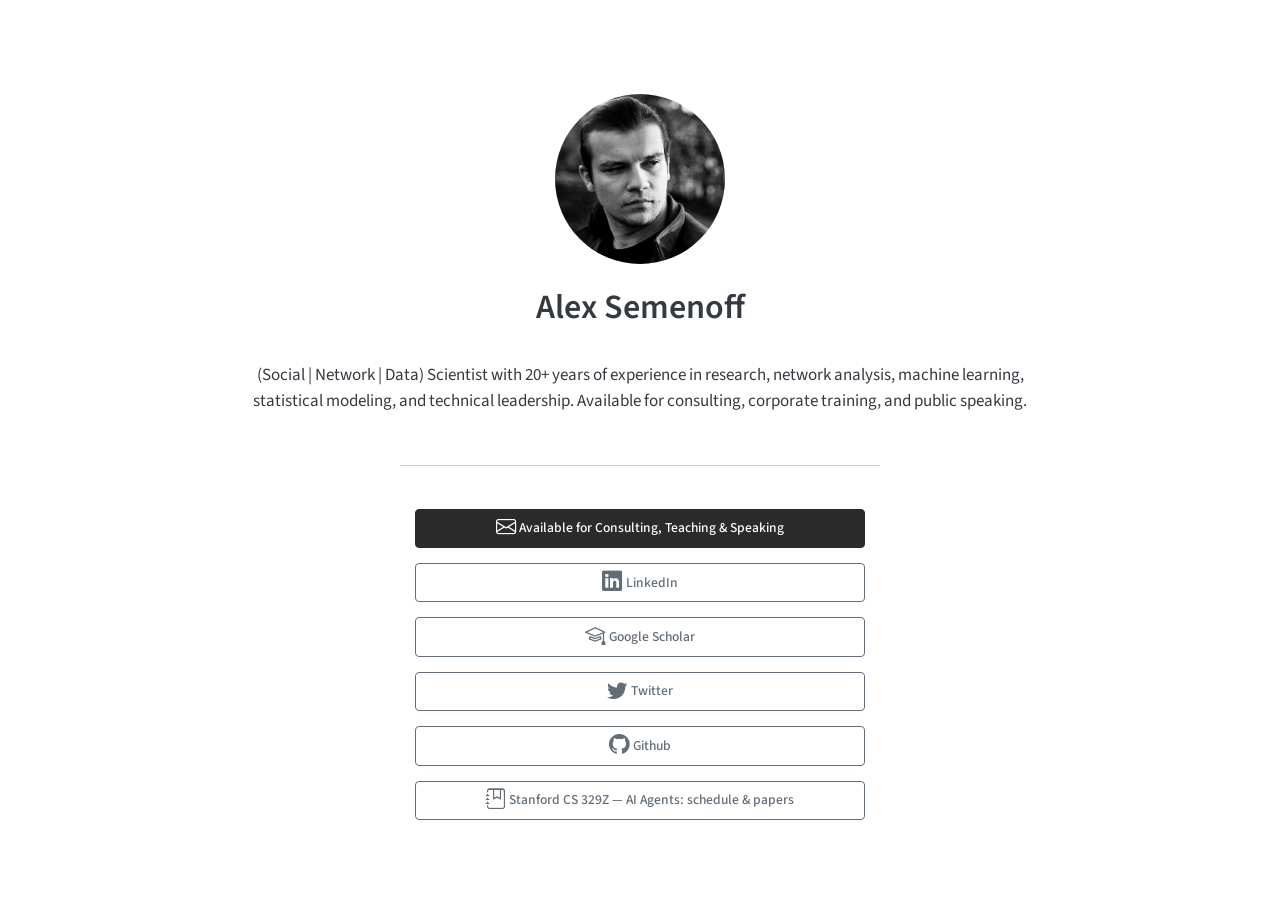
<file: index.html>
<!DOCTYPE html>
<html xmlns="http://www.w3.org/1999/xhtml" lang="en" xml:lang="en"><head>

<meta charset="utf-8">
<meta name="generator" content="quarto-1.11.9">

<meta name="viewport" content="width=device-width, initial-scale=1.0, user-scalable=yes">


<title>Alex Semenoff</title>
<style>
/* Default styles provided by pandoc.
** See https://pandoc.org/MANUAL.html#variables-for-html for config info.
*/
span.smallcaps{font-variant: small-caps;}
div.columns{display: flex; gap: 1.5em;}
div.column{flex: auto;}
@media screen {
div.columns{gap: min(4vw, 1.5em);}
div.column{overflow-x: auto;}
}
div.hanging-indent{margin-left: 1.5em; text-indent: -1.5em;}
ul.task-list{list-style: none;}
ul.task-list li input[type="checkbox"] {
  width: 0.8em;
  margin: 0 0.8em 0.2em -1em; /* quarto-specific, see https://github.com/quarto-dev/quarto-cli/issues/4556 */ 
  vertical-align: middle;
}
</style>


<script src="site_libs/quarto-nav/quarto-nav.js"></script>
<script src="site_libs/clipboard/clipboard.min.js"></script>
<script src="site_libs/quarto-search/autocomplete.umd.js"></script>
<script src="site_libs/quarto-search/fuse.min.js"></script>
<script src="site_libs/quarto-search/quarto-search.js"></script>
<meta name="quarto:offset" content="./">
<script src="site_libs/quarto-html/quarto.js" type="module"></script>
<script src="site_libs/quarto-html/tabsets/tabsets.js" type="module"></script>
<script src="site_libs/quarto-html/scrollable-regions/scrollable-regions.js" type="module"></script>
<script src="site_libs/quarto-html/popper.min.js"></script>
<script src="site_libs/bootstrap/bootstrap.min.js"></script>
<link href="site_libs/bootstrap/bootstrap-icons.css" rel="stylesheet">
<link href="site_libs/bootstrap/bootstrap-1eb9e90358312c0ecf4f77d43c6e186a.min.css" rel="stylesheet" append-hash="true" id="quarto-bootstrap" data-mode="light">
<script id="quarto-search-options" type="application/json">{
  "location": "sidebar",
  "copy-button": false,
  "collapse-after": 3,
  "panel-placement": "start",
  "type": "textbox",
  "limit": 50,
  "keyboard-shortcut": [
    "f",
    "/",
    "s"
  ],
  "show-item-context": false,
  "language": {
    "search-no-results-text": "No results",
    "search-matching-documents-text": "matching documents",
    "search-copy-link-title": "Copy link to search",
    "search-hide-matches-text": "Hide additional matches",
    "search-more-match-text": "more match in this document",
    "search-more-matches-text": "more matches in this document",
    "search-clear-button-title": "Clear",
    "search-text-placeholder": "",
    "search-detached-cancel-button-title": "Cancel",
    "search-submit-button-title": "Submit",
    "search-label": "Search"
  }
}</script>
<!-- Analytics snippet goes here (included via _quarto.yml -> format.html.include-in-header).
     Previously this file held RStudio's default "R HTML" template document, which injected a
     bogus document title element and visible boilerplate paragraphs into every page of the site.
     Put the real tracker code (e.g. GA4 / Plausible) below. -->


<link rel="stylesheet" href="styles.css">
</head>

<body class="fullcontent quarto-light"><a id="quarto-skip-link" class="visually-hidden-focusable" href="#quarto-document-content">Skip to main content</a>

<div id="quarto-search-results"></div>
<!-- content -->
<div id="quarto-content" class="quarto-container page-columns page-rows-contents page-layout-article">
<!-- sidebar -->
<!-- margin-sidebar -->
    
<!-- main -->
<div class="quarto-about-jolla">
  <img src="profile.jpg" class="about-image
  round " style="height: 10em; width: 10em;">
 <header id="title-block-header" class="quarto-title-block default">
<div class="quarto-title">
<h1 class="title">Alex Semenoff</h1>
</div>
<div class="quarto-title-meta">
  </div>
</header><main class="content" id="quarto-document-content" tabindex="-1">
<p>(Social | Network | Data) Scientist with 20+ years of experience in research, network analysis, machine learning, statistical modeling, and technical leadership. Available for consulting, corporate training, and public speaking.</p>


</main> 
  <hr class="about-sep">
   <div class="about-links">
  <a href="mailto:semenoffalex@gmail.com" class="about-link" rel="" target="">
    <i class="bi bi-envelope"></i>
     <span class="about-link-text">Available for Consulting, Teaching &amp; Speaking</span>
  </a>
  <a href="https://www.linkedin.com/in/semenoffalex" class="about-link" rel="" target="">
    <i class="bi bi-linkedin"></i>
     <span class="about-link-text">LinkedIn</span>
  </a>
  <a href="https://scholar.google.com/citations?user=e4QcGAQAAAAJ&amp;hl=en" class="about-link" rel="" target="">
    <i class="bi bi-mortarboard"></i>
     <span class="about-link-text">Google Scholar</span>
  </a>
  <a href="http://twitter.com/semenoffalex" class="about-link" rel="" target="">
    <i class="bi bi-twitter"></i>
     <span class="about-link-text">Twitter</span>
  </a>
  <a href="http://github.com/semenoffalex" class="about-link" rel="" target="">
    <i class="bi bi-github"></i>
     <span class="about-link-text">Github</span>
  </a>
  <a href="/stanford-cs329.html" class="about-link" rel="" target="">
    <i class="bi bi-journal-bookmark"></i>
     <span class="about-link-text">Stanford CS 329Z — AI Agents: schedule &amp; papers</span>
  </a>
</div>
</div>
 <!-- /main -->
<script type="application/javascript">
  window.quartoScrollableRegionsLabels = {"code":"Scrollable code","output":"Scrollable output"};
  </script>
</div> <!-- /content -->




</body></html>
</file>
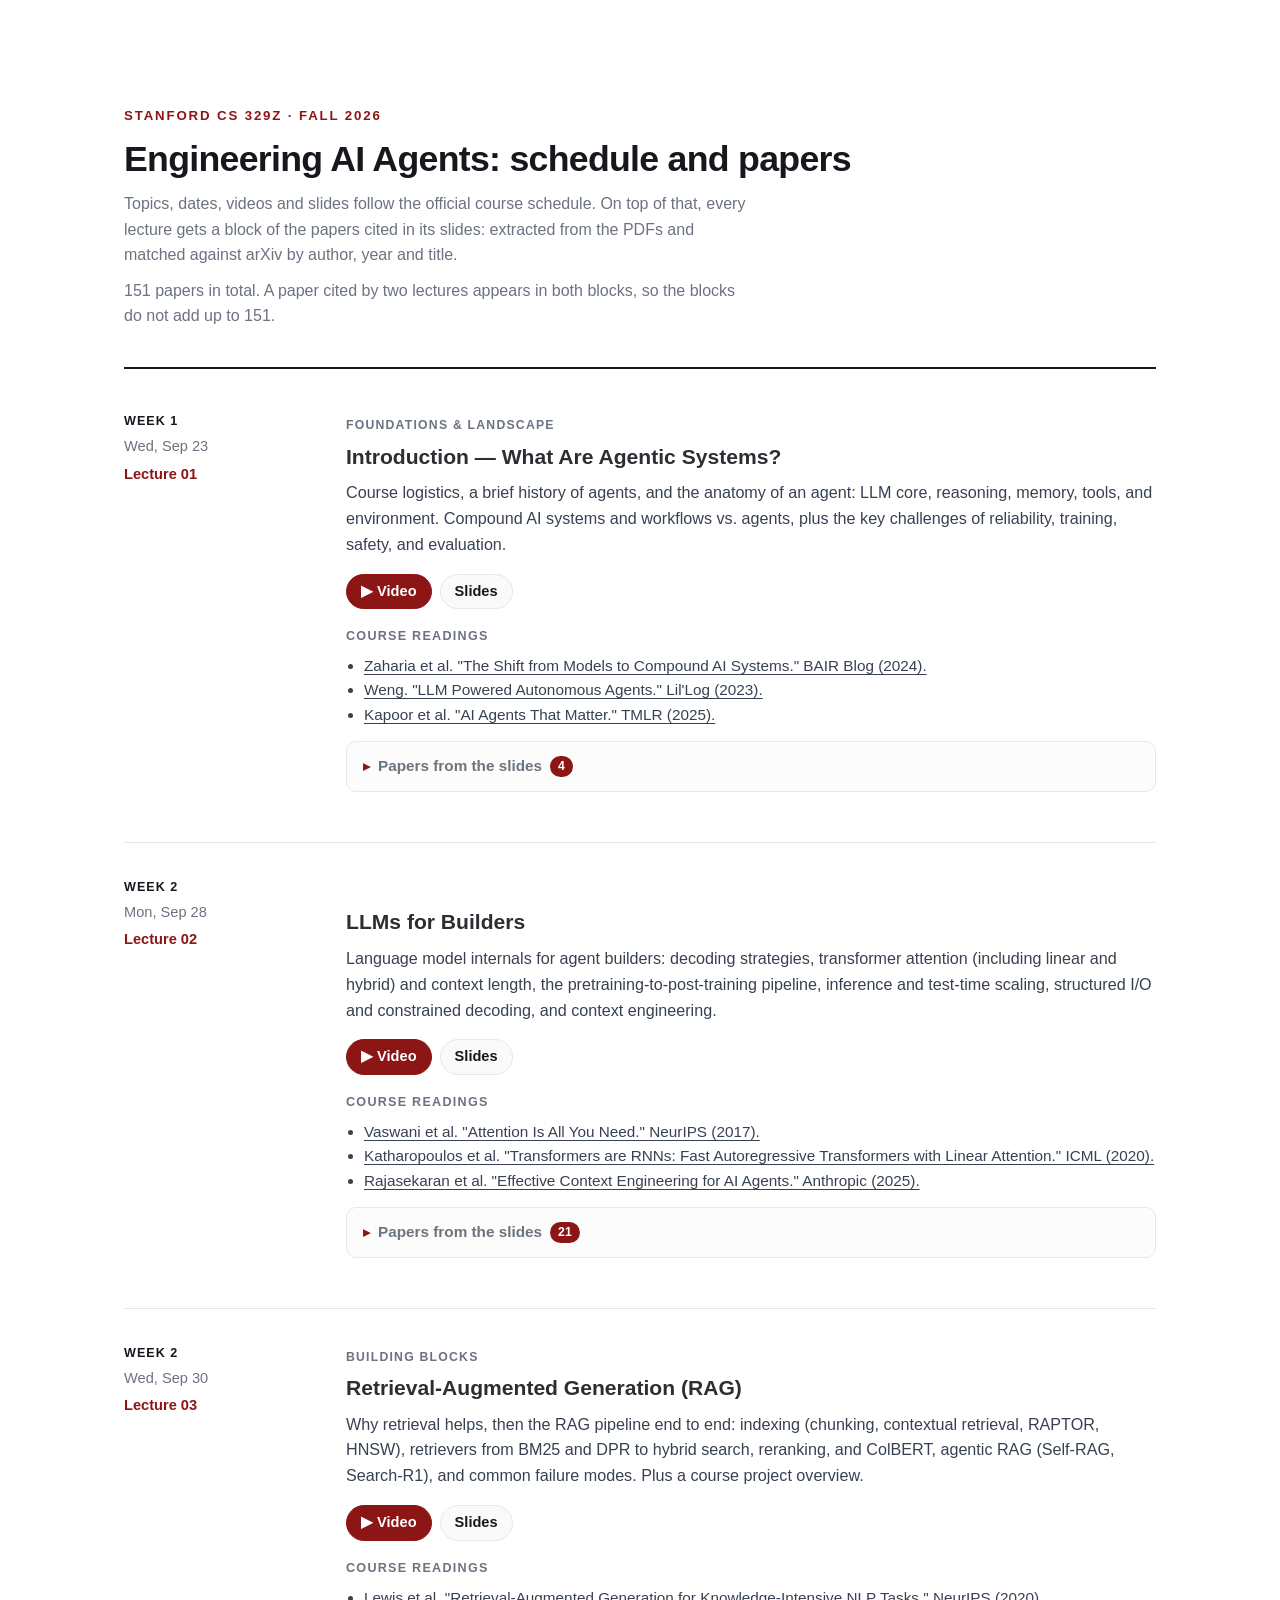
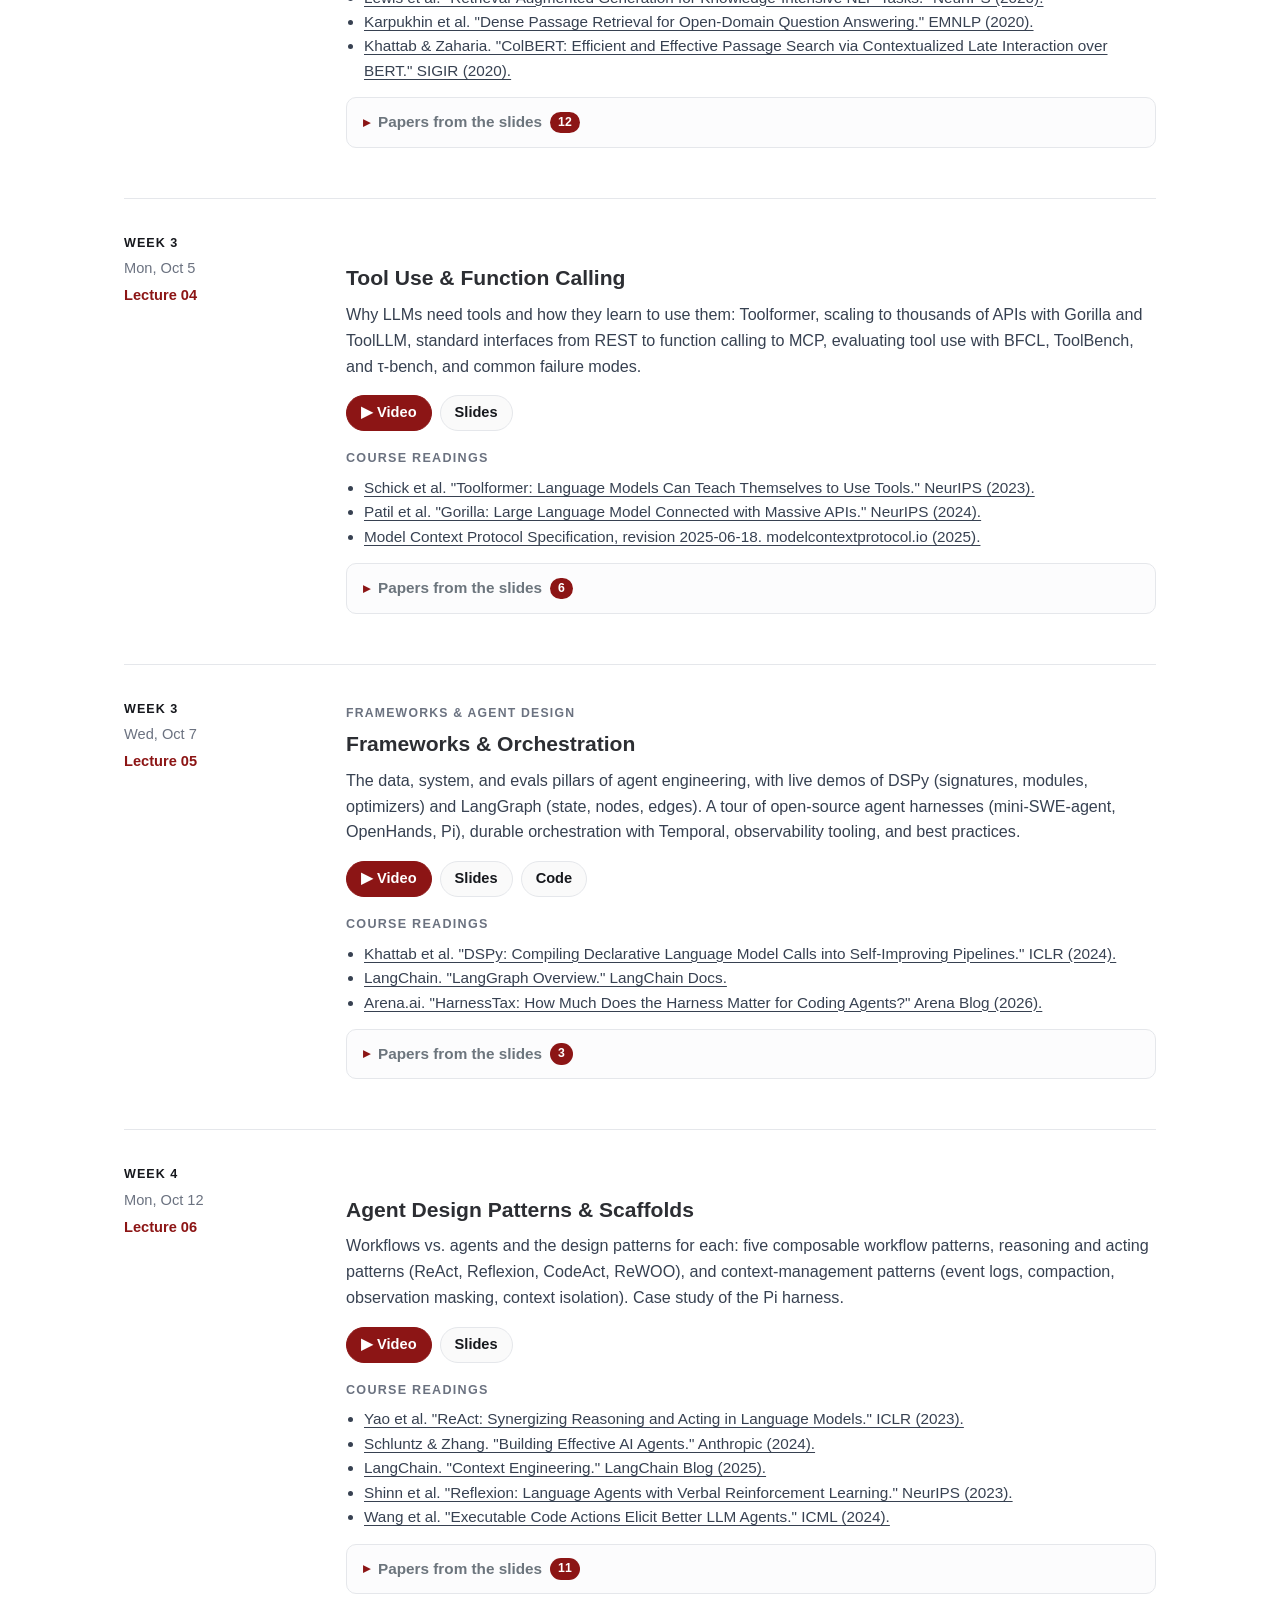
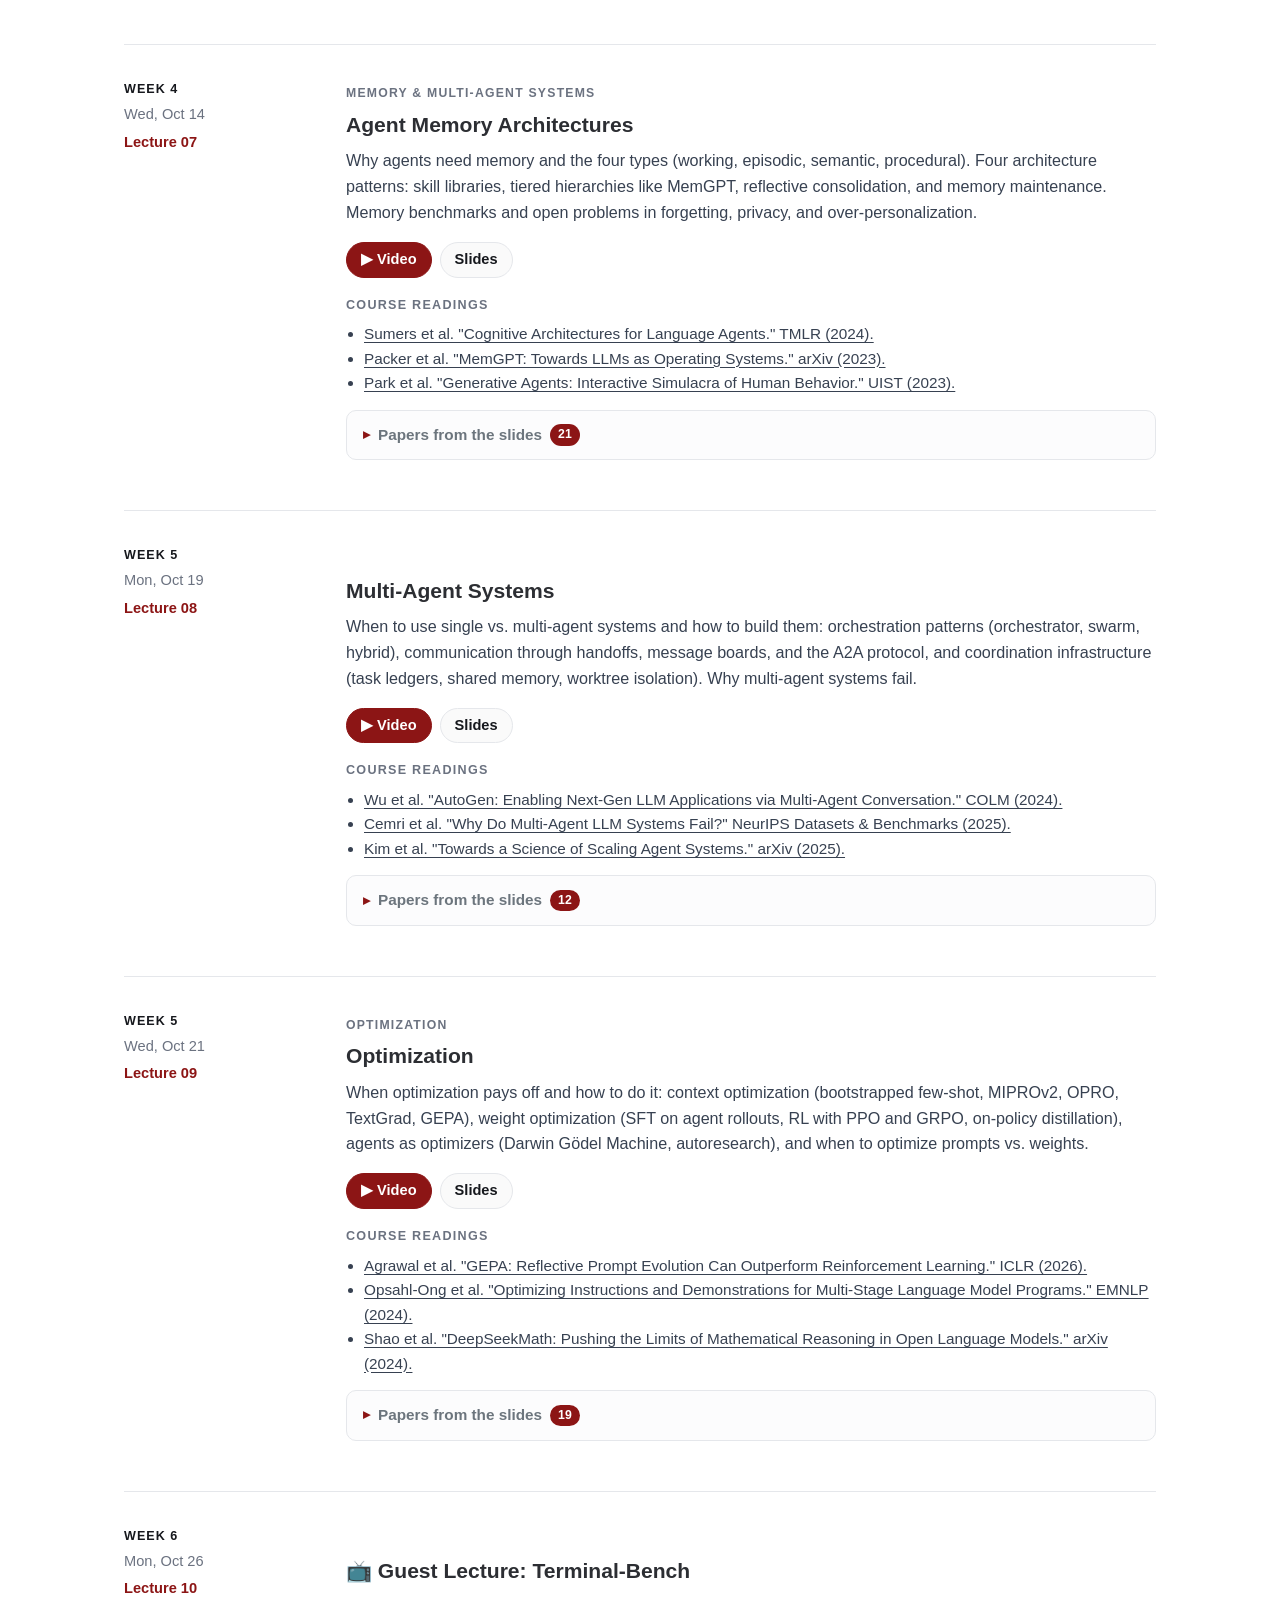
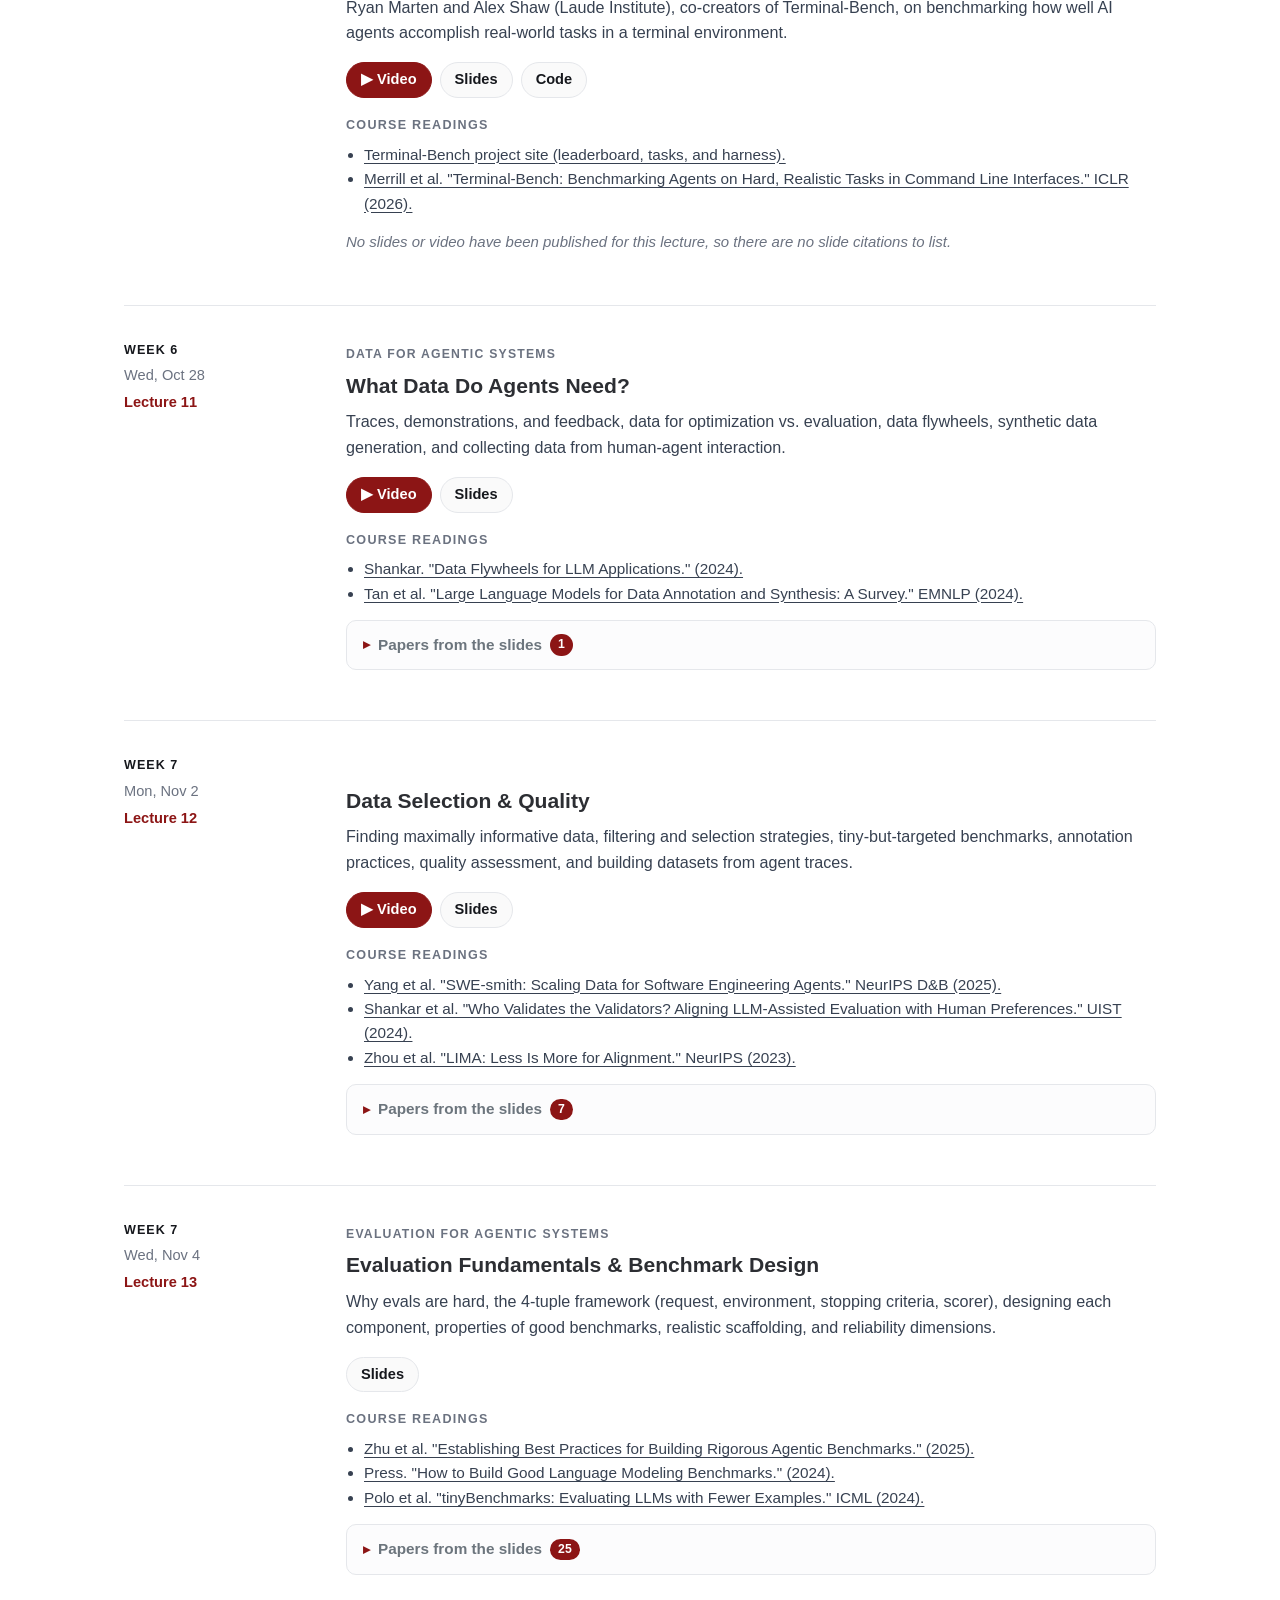
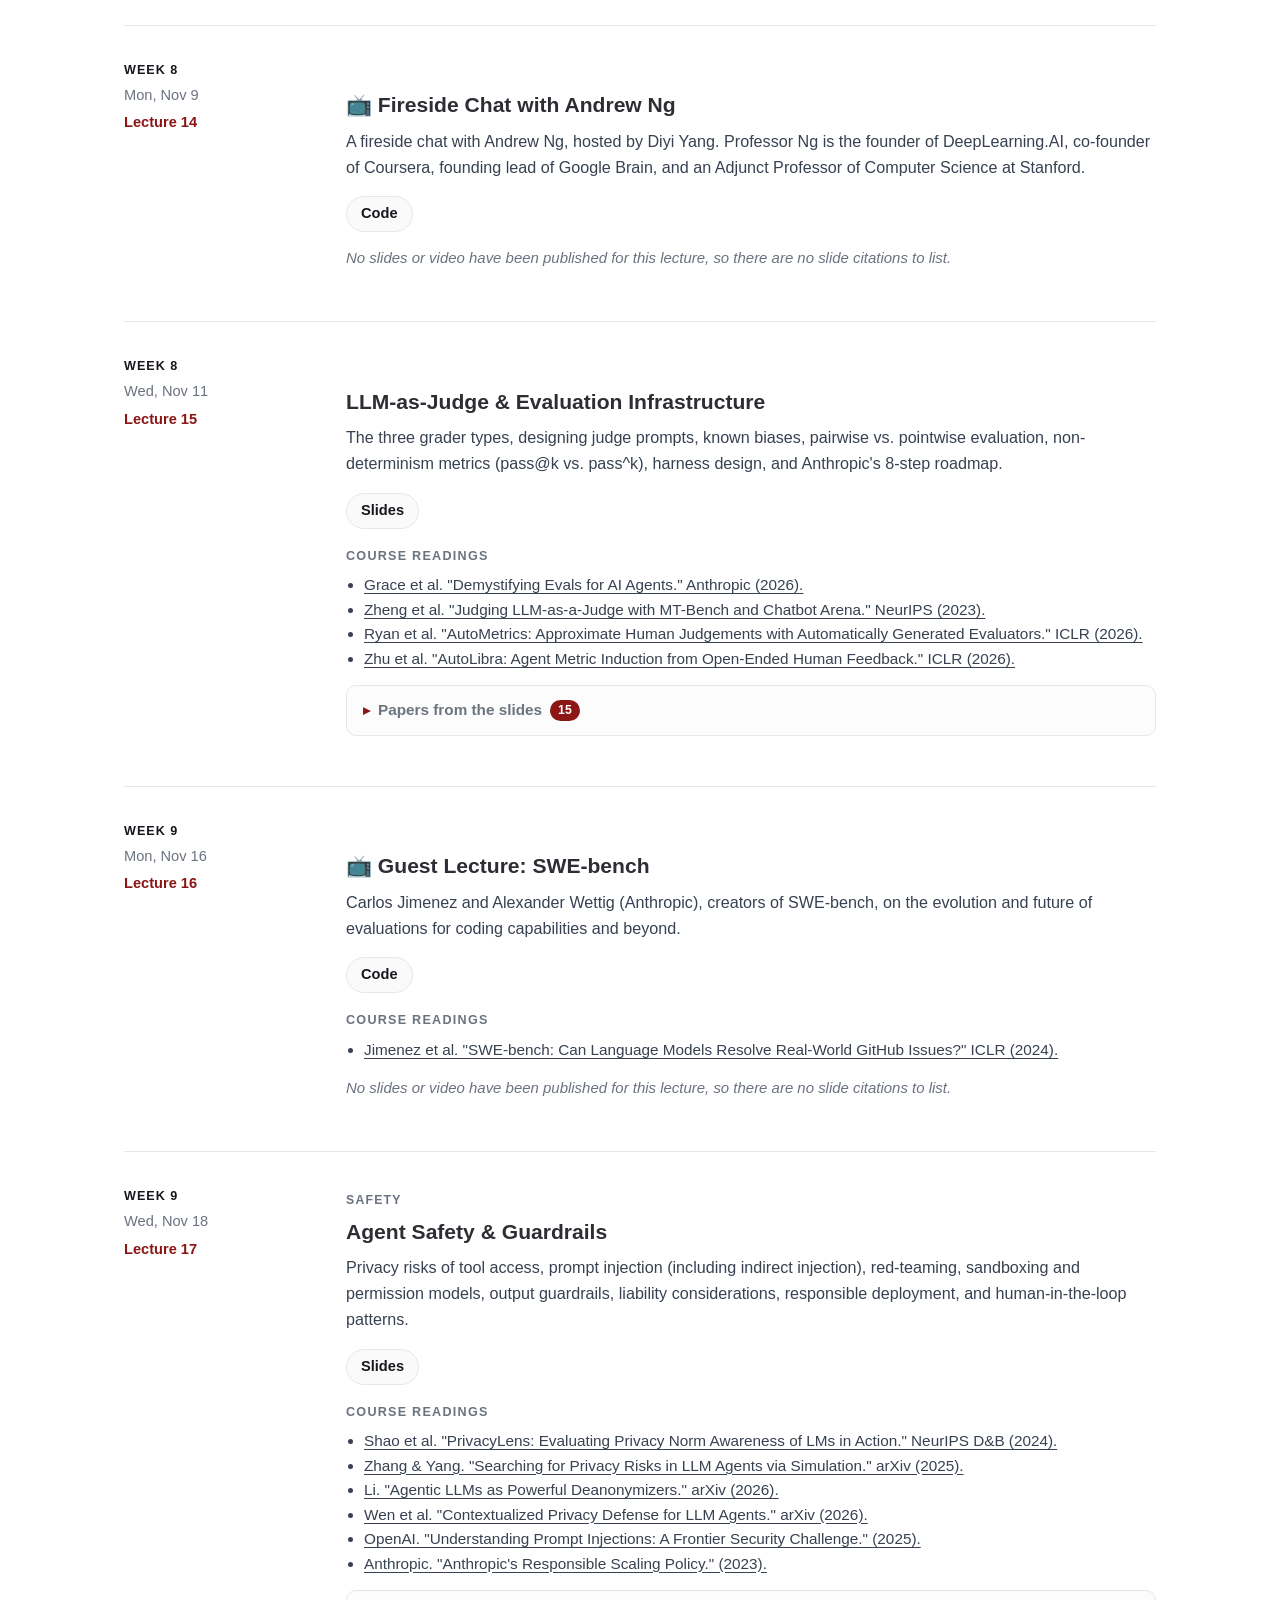
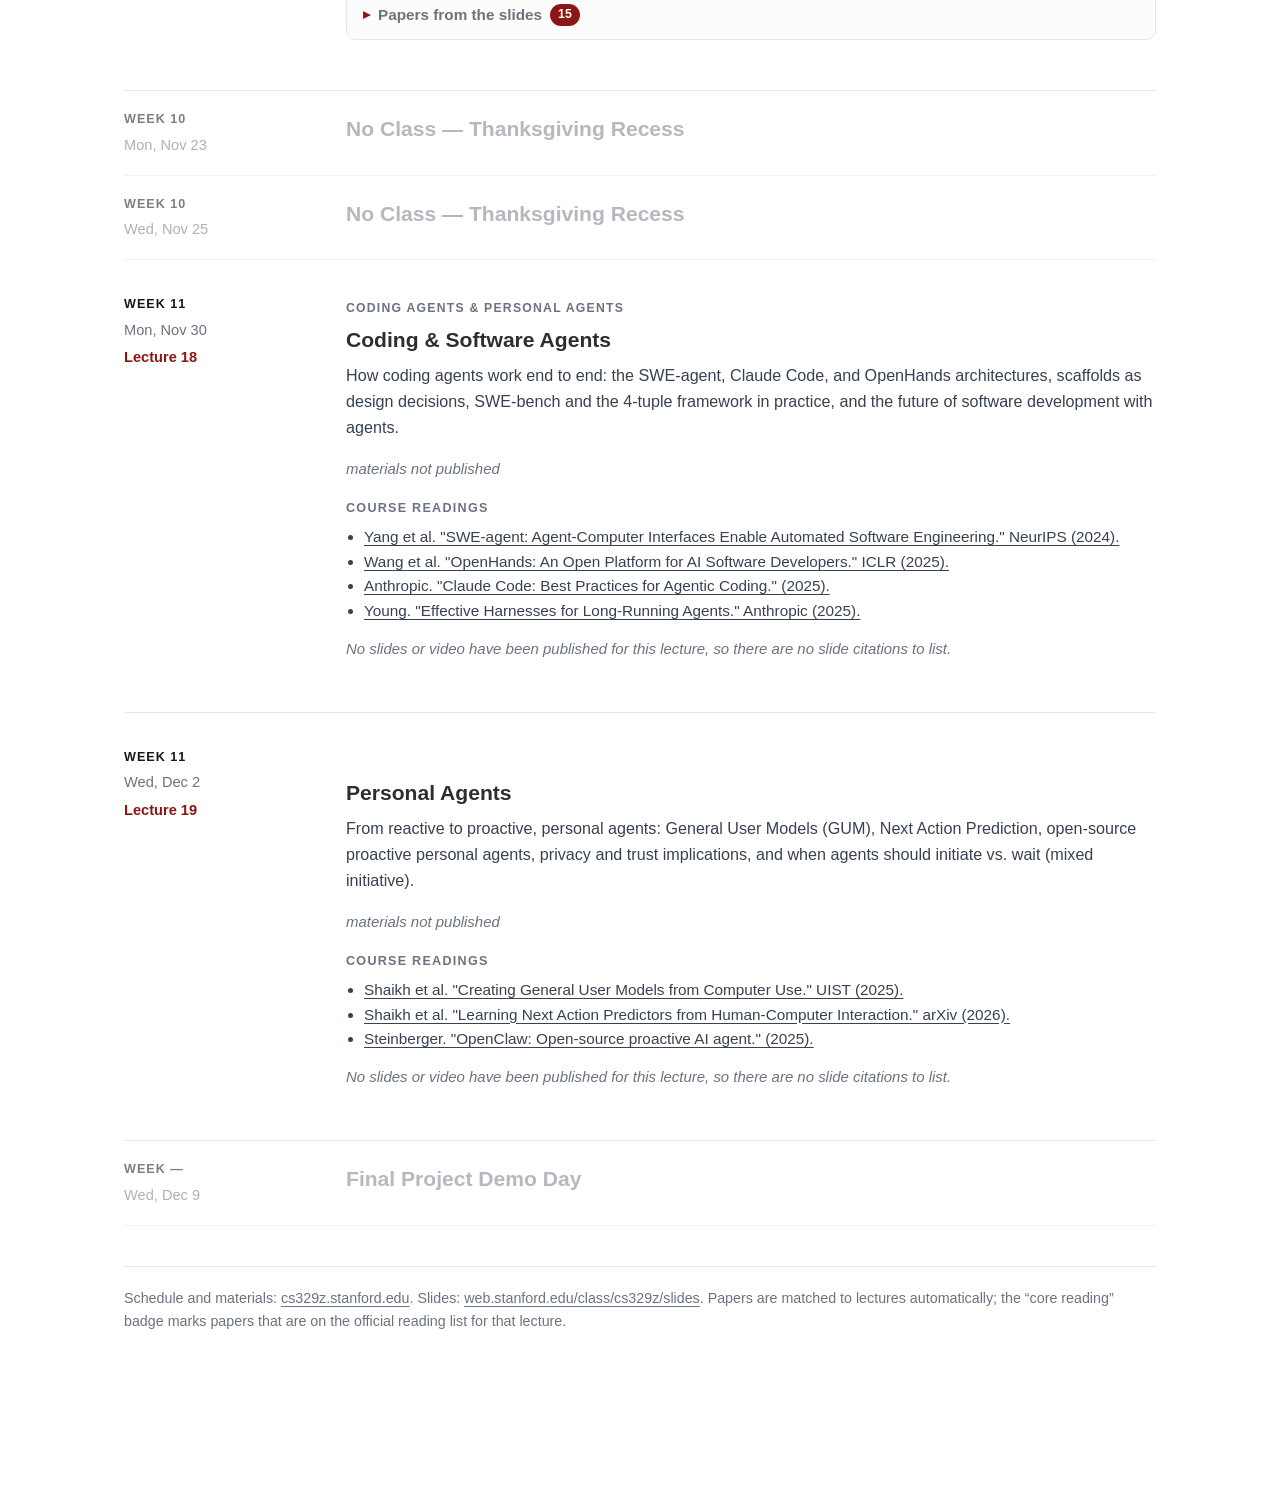
<file: stanford-cs329.html>
<!DOCTYPE html>
<html xmlns="http://www.w3.org/1999/xhtml" lang="en" xml:lang="en"><head>

<meta charset="utf-8">
<meta name="generator" content="quarto-1.11.9">

<meta name="viewport" content="width=device-width, initial-scale=1.0, user-scalable=yes">


<title>Engineering AI Agents — Stanford CS 329Z: schedule and papers – Alex Semenoff</title>
<style>
/* Default styles provided by pandoc.
** See https://pandoc.org/MANUAL.html#variables-for-html for config info.
*/
span.smallcaps{font-variant: small-caps;}
div.columns{display: flex; gap: 1.5em;}
div.column{flex: auto;}
@media screen {
div.columns{gap: min(4vw, 1.5em);}
div.column{overflow-x: auto;}
}
div.hanging-indent{margin-left: 1.5em; text-indent: -1.5em;}
ul.task-list{list-style: none;}
ul.task-list li input[type="checkbox"] {
  width: 0.8em;
  margin: 0 0.8em 0.2em -1em; /* quarto-specific, see https://github.com/quarto-dev/quarto-cli/issues/4556 */ 
  vertical-align: middle;
}
</style>


<script src="site_libs/quarto-nav/quarto-nav.js"></script>
<script src="site_libs/clipboard/clipboard.min.js"></script>
<script src="site_libs/quarto-search/autocomplete.umd.js"></script>
<script src="site_libs/quarto-search/fuse.min.js"></script>
<script src="site_libs/quarto-search/quarto-search.js"></script>
<meta name="quarto:offset" content="./">
<script src="site_libs/quarto-html/quarto.js" type="module"></script>
<script src="site_libs/quarto-html/tabsets/tabsets.js" type="module"></script>
<script src="site_libs/quarto-html/scrollable-regions/scrollable-regions.js" type="module"></script>
<script src="site_libs/quarto-html/popper.min.js"></script>
<script src="site_libs/bootstrap/bootstrap.min.js"></script>
<link href="site_libs/bootstrap/bootstrap-icons.css" rel="stylesheet">
<link href="site_libs/bootstrap/bootstrap-1eb9e90358312c0ecf4f77d43c6e186a.min.css" rel="stylesheet" append-hash="true" id="quarto-bootstrap" data-mode="light">
<script id="quarto-search-options" type="application/json">{
  "location": "sidebar",
  "copy-button": false,
  "collapse-after": 3,
  "panel-placement": "start",
  "type": "textbox",
  "limit": 50,
  "keyboard-shortcut": [
    "f",
    "/",
    "s"
  ],
  "show-item-context": false,
  "language": {
    "search-no-results-text": "No results",
    "search-matching-documents-text": "matching documents",
    "search-copy-link-title": "Copy link to search",
    "search-hide-matches-text": "Hide additional matches",
    "search-more-match-text": "more match in this document",
    "search-more-matches-text": "more matches in this document",
    "search-clear-button-title": "Clear",
    "search-text-placeholder": "",
    "search-detached-cancel-button-title": "Cancel",
    "search-submit-button-title": "Submit",
    "search-label": "Search"
  }
}</script>
<!-- Analytics snippet goes here (included via _quarto.yml -> format.html.include-in-header).
     Previously this file held RStudio's default "R HTML" template document, which injected a
     bogus document title element and visible boilerplate paragraphs into every page of the site.
     Put the real tracker code (e.g. GA4 / Plausible) below. -->


<link rel="stylesheet" href="styles.css">
<link rel="stylesheet" href="stanford-cs329.css">
</head>

<body class="quarto-light"><a id="quarto-skip-link" class="visually-hidden-focusable" href="#quarto-document-content">Skip to main content</a>

<div id="quarto-search-results"></div>
<!-- content -->
<div id="quarto-content" class="quarto-container page-columns page-rows-contents page-layout-full">
<!-- sidebar -->
<!-- margin-sidebar -->
    
<!-- main -->
<main class="content column-page" id="quarto-document-content" tabindex="-1"><header id="title-block-header" class="quarto-title-block"></header>




<div class="wrap">
<header class="top"><span class="kicker">Stanford CS 329Z · Fall 2026</span>
<h1>Engineering AI Agents: schedule and papers</h1>
<p>Topics, dates, videos and slides follow the official course schedule. On top of that, every lecture gets a
block of the papers cited in its slides: extracted from the PDFs and matched against arXiv by author, year and title.</p>
<p>151 papers in total. A paper cited by two lectures appears in both blocks, so the blocks do not add up to 151.</p>
</header>
<div class="lec" id="lec-01">
  <div class="meta"><span class="wk">Week 1</span><span class="date">Wed, Sep 23</span><span class="num">Lecture 01</span></div>
  <div class="body"><span class="tag">Foundations &amp; Landscape</span><h3>Introduction — What Are Agentic Systems?</h3><p class="desc">Course logistics, a brief history of agents, and the anatomy of an agent: LLM core, reasoning, memory, tools, and environment. Compound AI systems and workflows vs. agents, plus the key challenges of reliability, training, safety, and evaluation.</p>
  <div class="links"><a class="btn play" href="https://youtu.be/DGI4vucR71w">▶ Video</a><a class="btn" href="https://web.stanford.edu/class/cs329z/slides/lecture01.pdf">Slides</a></div><div class="readings"><span class="lbl">Course readings</span><ul><li><a href="https://bair.berkeley.edu/blog/2024/02/18/compound-ai-systems/">Zaharia et al. "The Shift from Models to Compound AI Systems." BAIR Blog (2024).</a></li><li><a href="https://lilianweng.github.io/posts/2023-06-23-agent/">Weng. "LLM Powered Autonomous Agents." Lil'Log (2023).</a></li><li><a href="https://arxiv.org/abs/2407.01502">Kapoor et al. "AI Agents That Matter." TMLR (2025).</a></li></ul></div><details class="papers"><summary>Papers from the slides <span class="cnt">4</span></summary><ol><li><a class="ptitle" href="https://arxiv.org/abs/2205.00445">MRKL Systems: A modular, neuro-symbolic architecture that combines large language models, external knowledge sources and discrete reasoning</a><span class="pmeta">Ehud Karpas et al., 2022 · <a href="https://arxiv.org/pdf/2205.00445">PDF</a> · <span class="eid">2205.00445</span></span></li><li><a class="ptitle" href="https://arxiv.org/abs/2207.01206">WebShop: Towards Scalable Real-World Web Interaction with Grounded Language Agents</a><span class="pmeta">Shunyu Yao et al., 2022 · <a href="https://arxiv.org/pdf/2207.01206">PDF</a> · <span class="eid">2207.01206</span></span></li><li><a class="ptitle" href="https://arxiv.org/abs/2305.15334">Gorilla: Large Language Model Connected with Massive APIs</a><span class="pmeta">Shishir G. Patil et al., 2023 · <a href="https://arxiv.org/pdf/2305.15334">PDF</a> · <span class="eid">2305.15334</span></span></li><li><a class="ptitle" href="https://arxiv.org/abs/2411.02391">Attacking Vision-Language Computer Agents via Pop-ups</a><span class="pmeta">Yanzhe Zhang et al., 2024 · <a href="https://arxiv.org/pdf/2411.02391">PDF</a> · <span class="eid">2411.02391</span></span></li></ol></details></div></div>
<div class="lec" id="lec-02">
  <div class="meta"><span class="wk">Week 2</span><span class="date">Mon, Sep 28</span><span class="num">Lecture 02</span></div>
  <div class="body"><span class="tag"></span><h3>LLMs for Builders</h3><p class="desc">Language model internals for agent builders: decoding strategies, transformer attention (including linear and hybrid) and context length, the pretraining-to-post-training pipeline, inference and test-time scaling, structured I/O and constrained decoding, and context engineering.</p>
  <div class="links"><a class="btn play" href="https://youtu.be/Vr1NzH8bT44">▶ Video</a><a class="btn" href="https://web.stanford.edu/class/cs329z/slides/lecture02.pdf">Slides</a></div><div class="readings"><span class="lbl">Course readings</span><ul><li><a href="https://arxiv.org/abs/1706.03762">Vaswani et al. "Attention Is All You Need." NeurIPS (2017).</a></li><li><a href="https://arxiv.org/abs/2006.16236">Katharopoulos et al. "Transformers are RNNs: Fast Autoregressive Transformers with Linear Attention." ICML (2020).</a></li><li><a href="https://www.anthropic.com/engineering/effective-context-engineering-for-ai-agents">Rajasekaran et al. "Effective Context Engineering for AI Agents." Anthropic (2025).</a></li></ul></div><details class="papers"><summary>Papers from the slides <span class="cnt">21</span></summary><ol><li><a class="ptitle" href="https://arxiv.org/abs/1706.03741">Deep reinforcement learning from human preferences</a><span class="pmeta">Paul Christiano et al., 2017 · <a href="https://arxiv.org/pdf/1706.03741">PDF</a> · <span class="eid">1706.03741</span></span></li><li><a class="ptitle" href="https://arxiv.org/abs/2101.00027">The Pile: An 800GB Dataset of Diverse Text for Language Modeling</a><span class="pmeta">Leo Gao et al., 2020 · <a href="https://arxiv.org/pdf/2101.00027">PDF</a> · <span class="eid">2101.00027</span></span></li><li><a class="ptitle" href="https://arxiv.org/abs/2210.11416">Scaling Instruction-Finetuned Language Models</a><span class="pmeta">Hyung Won Chung et al., 2022 · <a href="https://arxiv.org/pdf/2210.11416">PDF</a> · <span class="eid">2210.11416</span></span></li><li><a class="ptitle" href="https://arxiv.org/abs/2203.02155">Training language models to follow instructions with human feedback</a><span class="pmeta">Long Ouyang et al., 2022 · <a href="https://arxiv.org/pdf/2203.02155">PDF</a> · <span class="eid">2203.02155</span></span></li><li><a class="ptitle" href="https://arxiv.org/abs/2203.11171">Self-Consistency Improves Chain of Thought Reasoning in Language Models</a><span class="pmeta">Xuezhi Wang et al., 2022 · <a href="https://arxiv.org/pdf/2203.11171">PDF</a> · <span class="eid">2203.11171</span></span></li><li><a class="ptitle" href="https://arxiv.org/abs/2201.11903">Chain-of-Thought Prompting Elicits Reasoning in Large Language Models</a><span class="pmeta">Jason Wei et al., 2022 · <a href="https://arxiv.org/pdf/2201.11903">PDF</a> · <span class="eid">2201.11903</span></span></li><li><a class="ptitle" href="https://arxiv.org/abs/2302.01318">Accelerating Large Language Model Decoding with Speculative Sampling</a><span class="pmeta">Charlie Chen et al., 2023 · <a href="https://arxiv.org/pdf/2302.01318">PDF</a> · <span class="eid">2302.01318</span></span></li><li><a class="ptitle" href="https://arxiv.org/abs/2305.14325">Improving Factuality and Reasoning in Language Models through Multiagent Debate</a><span class="pmeta">Yilun Du et al., 2023 · <a href="https://arxiv.org/pdf/2305.14325">PDF</a> · <span class="eid">2305.14325</span></span></li><li><a class="ptitle" href="https://arxiv.org/abs/2302.04761">Toolformer: Language Models Can Teach Themselves to Use Tools</a><span class="pmeta">Timo Schick et al., 2023 · <a href="https://arxiv.org/pdf/2302.04761">PDF</a> · <span class="eid">2302.04761</span></span></li><li><a class="ptitle" href="https://arxiv.org/abs/2312.07104">SGLang: Efficient Execution of Structured Language Model Programs</a><span class="pmeta">Lianmin Zheng et al., 2023 · <a href="https://arxiv.org/pdf/2312.07104">PDF</a> · <span class="eid">2312.07104</span></span></li><li><a class="ptitle" href="https://arxiv.org/abs/2407.21787">Large Language Monkeys: Scaling Inference Compute with Repeated Sampling</a><span class="pmeta">Bradley Brown et al., 2024 · <a href="https://arxiv.org/pdf/2407.21787">PDF</a> · <span class="eid">2407.21787</span></span></li><li><a class="ptitle" href="https://arxiv.org/abs/2406.11794">DataComp-LM: In search of the next generation of training sets for language models</a><span class="pmeta">Jeffrey Li et al., 2024 · <a href="https://arxiv.org/pdf/2406.11794">PDF</a> · <span class="eid">2406.11794</span></span></li><li><a class="ptitle" href="https://arxiv.org/abs/2402.03300">DeepSeekMath: Pushing the Limits of Mathematical Reasoning in Open Language Models</a><span class="pmeta">Zhihong Shao et al., 2024 · <a href="https://arxiv.org/pdf/2402.03300">PDF</a> · <span class="eid">2402.03300</span></span></li><li><a class="ptitle" href="https://arxiv.org/abs/2511.02817">Oolong: Evaluating Long Context Reasoning and Aggregation Capabilities</a><span class="pmeta">Amanda Bertsch et al., 2025 · <a href="https://arxiv.org/pdf/2511.02817">PDF</a> · <span class="eid">2511.02817</span></span></li><li><a class="ptitle" href="https://arxiv.org/abs/2510.14865">Midtraining Bridges Pretraining and Posttraining Distributions</a><span class="pmeta">Emmy Liu et al., 2025 · <a href="https://arxiv.org/pdf/2510.14865">PDF</a> · <span class="eid">2510.14865</span></span></li><li><a class="ptitle" href="https://arxiv.org/abs/2508.15096">Nemotron-CC-Math: A 133 Billion-Token-Scale High Quality Math Pretraining Dataset</a><span class="pmeta">Rabeeh Karimi Mahabadi et al., 2025 · <a href="https://arxiv.org/pdf/2508.15096">PDF</a> · <span class="eid">2508.15096</span></span></li><li><a class="ptitle" href="https://arxiv.org/abs/2504.21798">SWE-smith: Scaling Data for Software Engineering Agents</a><span class="pmeta">John Yang et al., 2025 · <a href="https://arxiv.org/pdf/2504.21798">PDF</a> · <span class="eid">2504.21798</span></span></li><li><a class="ptitle" href="https://arxiv.org/abs/2512.24601">Recursive Language Models</a><span class="pmeta">Alex L. Zhang et al., 2025 · <a href="https://arxiv.org/pdf/2512.24601">PDF</a> · <span class="eid">2512.24601</span></span></li><li><a class="ptitle" href="https://arxiv.org/abs/2603.16177">The Finetuner's Fallacy: When to Pretrain with Your Finetuning Data</a><span class="pmeta">Christina Baek et al., 2026 · <a href="https://arxiv.org/pdf/2603.16177">PDF</a> · <span class="eid">2603.16177</span></span></li><li><a class="ptitle" href="https://arxiv.org/abs/2602.12237">Olmix: A Framework for Data Mixing Throughout LM Development</a><span class="pmeta">Mayee F. Chen et al., 2026 · <a href="https://arxiv.org/pdf/2602.12237">PDF</a> · <span class="eid">2602.12237</span></span></li><li><a class="ptitle" href="https://arxiv.org/abs/2607.24653">Kimi K3: Open Frontier Intelligence</a><span class="pmeta"> Kimi Team et al., 2026 · <a href="https://arxiv.org/pdf/2607.24653">PDF</a> · <span class="eid">2607.24653</span></span></li></ol></details></div></div>
<div class="lec" id="lec-03">
  <div class="meta"><span class="wk">Week 2</span><span class="date">Wed, Sep 30</span><span class="num">Lecture 03</span></div>
  <div class="body"><span class="tag">Building Blocks</span><h3>Retrieval-Augmented Generation (RAG)</h3><p class="desc">Why retrieval helps, then the RAG pipeline end to end: indexing (chunking, contextual retrieval, RAPTOR, HNSW), retrievers from BM25 and DPR to hybrid search, reranking, and ColBERT, agentic RAG (Self-RAG, Search-R1), and common failure modes. Plus a course project overview.</p>
  <div class="links"><a class="btn play" href="https://youtu.be/psLc-46GqY0">▶ Video</a><a class="btn" href="https://web.stanford.edu/class/cs329z/slides/lecture03.pdf">Slides</a></div><div class="readings"><span class="lbl">Course readings</span><ul><li><a href="https://arxiv.org/abs/2005.11401">Lewis et al. "Retrieval-Augmented Generation for Knowledge-Intensive NLP Tasks." NeurIPS (2020).</a></li><li><a href="https://arxiv.org/abs/2004.04906">Karpukhin et al. "Dense Passage Retrieval for Open-Domain Question Answering." EMNLP (2020).</a></li><li><a href="https://arxiv.org/abs/2004.12832">Khattab &amp; Zaharia. "ColBERT: Efficient and Effective Passage Search via Contextualized Late Interaction over BERT." SIGIR (2020).</a></li></ul></div><details class="papers"><summary>Papers from the slides <span class="cnt">12</span></summary><ol><li><a class="ptitle" href="https://arxiv.org/abs/1905.01969">Poly-encoders: Transformer Architectures and Pre-training Strategies for Fast and Accurate Multi-sentence Scoring</a><span class="pmeta">Samuel Humeau et al., 2019 · <a href="https://arxiv.org/pdf/1905.01969">PDF</a> · <span class="eid">1905.01969</span></span></li><li><a class="ptitle" href="https://arxiv.org/abs/2004.04906">Dense Passage Retrieval for Open-Domain Question Answering</a><span class="pmeta">Vladimir Karpukhin et al., 2020 · <a href="https://arxiv.org/pdf/2004.04906">PDF</a> · <span class="eid">2004.04906</span></span><span class="badge">core reading</span></li><li><a class="ptitle" href="https://arxiv.org/abs/2004.12832">ColBERT: Efficient and Effective Passage Search via Contextualized Late Interaction over BERT</a><span class="pmeta">Omar Khattab and Matei Zaharia, 2020 · <a href="https://arxiv.org/pdf/2004.12832">PDF</a> · <span class="eid">2004.12832</span></span><span class="badge">core reading</span></li><li><a class="ptitle" href="https://arxiv.org/abs/2005.11401">Retrieval-Augmented Generation for Knowledge-Intensive NLP Tasks</a><span class="pmeta">Patrick Lewis et al., 2020 · <a href="https://arxiv.org/pdf/2005.11401">PDF</a> · <span class="eid">2005.11401</span></span><span class="badge">core reading</span></li><li><a class="ptitle" href="https://arxiv.org/abs/2310.11511">Self-RAG: Learning to Retrieve, Generate, and Critique through Self-Reflection</a><span class="pmeta">Akari Asai et al., 2023 · <a href="https://arxiv.org/pdf/2310.11511">PDF</a> · <span class="eid">2310.11511</span></span></li><li><a class="ptitle" href="https://arxiv.org/abs/2312.10997">Retrieval-Augmented Generation for Large Language Models: A Survey</a><span class="pmeta">Yunfan Gao et al., 2023 · <a href="https://arxiv.org/pdf/2312.10997">PDF</a> · <span class="eid">2312.10997</span></span></li><li><a class="ptitle" href="https://arxiv.org/abs/2404.16130">From Local to Global: A Graph RAG Approach to Query-Focused Summarization</a><span class="pmeta">Darren Edge et al., 2024 · <a href="https://arxiv.org/pdf/2404.16130">PDF</a> · <span class="eid">2404.16130</span></span></li><li><a class="ptitle" href="https://arxiv.org/abs/2409.04701">Late Chunking: Contextual Chunk Embeddings Using Long-Context Embedding Models</a><span class="pmeta">Michael Günther et al., 2024 · <a href="https://arxiv.org/pdf/2409.04701">PDF</a> · <span class="eid">2409.04701</span></span></li><li><a class="ptitle" href="https://arxiv.org/abs/2401.18059">RAPTOR: Recursive Abstractive Processing for Tree-Organized Retrieval</a><span class="pmeta">Parth Sarthi et al., 2024 · <a href="https://arxiv.org/pdf/2401.18059">PDF</a> · <span class="eid">2401.18059</span></span></li><li><a class="ptitle" href="https://arxiv.org/abs/2401.15884">Corrective Retrieval Augmented Generation</a><span class="pmeta">Shi-Qi Yan et al., 2024 · <a href="https://arxiv.org/pdf/2401.15884">PDF</a> · <span class="eid">2401.15884</span></span></li><li><a class="ptitle" href="https://arxiv.org/abs/2502.11371">RAG vs. GraphRAG: A Systematic Evaluation and Key Insights</a><span class="pmeta">Haoyu Han et al., 2025 · <a href="https://arxiv.org/pdf/2502.11371">PDF</a> · <span class="eid">2502.11371</span></span></li><li><a class="ptitle" href="https://arxiv.org/abs/2503.09516">Search-R1: Training LLMs to Reason and Leverage Search Engines with Reinforcement Learning</a><span class="pmeta">Bowen Jin et al., 2025 · <a href="https://arxiv.org/pdf/2503.09516">PDF</a> · <span class="eid">2503.09516</span></span></li></ol></details></div></div>
<div class="lec" id="lec-04">
  <div class="meta"><span class="wk">Week 3</span><span class="date">Mon, Oct 5</span><span class="num">Lecture 04</span></div>
  <div class="body"><span class="tag"></span><h3>Tool Use &amp; Function Calling</h3><p class="desc">Why LLMs need tools and how they learn to use them: Toolformer, scaling to thousands of APIs with Gorilla and ToolLLM, standard interfaces from REST to function calling to MCP, evaluating tool use with BFCL, ToolBench, and τ-bench, and common failure modes.</p>
  <div class="links"><a class="btn play" href="https://youtu.be/s0S38lz6O7M">▶ Video</a><a class="btn" href="https://web.stanford.edu/class/cs329z/slides/lecture04.pdf">Slides</a></div><div class="readings"><span class="lbl">Course readings</span><ul><li><a href="https://arxiv.org/abs/2302.04761">Schick et al. "Toolformer: Language Models Can Teach Themselves to Use Tools." NeurIPS (2023).</a></li><li><a href="https://arxiv.org/abs/2305.15334">Patil et al. "Gorilla: Large Language Model Connected with Massive APIs." NeurIPS (2024).</a></li><li><a href="https://modelcontextprotocol.io/specification/2025-06-18">Model Context Protocol Specification, revision 2025-06-18. modelcontextprotocol.io (2025).</a></li></ul></div><details class="papers"><summary>Papers from the slides <span class="cnt">6</span></summary><ol><li><a class="ptitle" href="https://arxiv.org/abs/2305.18654">Faith and Fate: Limits of Transformers on Compositionality</a><span class="pmeta">Nouha Dziri et al., 2023 · <a href="https://arxiv.org/pdf/2305.18654">PDF</a> · <span class="eid">2305.18654</span></span></li><li><a class="ptitle" href="https://arxiv.org/abs/2305.11554">ToolkenGPT: Augmenting Frozen Language Models with Massive Tools via Tool Embeddings</a><span class="pmeta">Shibo Hao et al., 2023 · <a href="https://arxiv.org/pdf/2305.11554">PDF</a> · <span class="eid">2305.11554</span></span></li><li><a class="ptitle" href="https://arxiv.org/abs/2307.03172">Lost in the Middle: How Language Models Use Long Contexts</a><span class="pmeta">Nelson F. Liu et al., 2023 · <a href="https://arxiv.org/pdf/2307.03172">PDF</a> · <span class="eid">2307.03172</span></span></li><li><a class="ptitle" href="https://arxiv.org/abs/2305.15334">Gorilla: Large Language Model Connected with Massive APIs</a><span class="pmeta">Shishir G. Patil et al., 2023 · <a href="https://arxiv.org/pdf/2305.15334">PDF</a> · <span class="eid">2305.15334</span></span><span class="badge">core reading</span></li><li><a class="ptitle" href="https://arxiv.org/abs/2307.16789">ToolLLM: Facilitating Large Language Models to Master 16000+ Real-world APIs</a><span class="pmeta">Yujia Qin et al., 2023 · <a href="https://arxiv.org/pdf/2307.16789">PDF</a> · <span class="eid">2307.16789</span></span></li><li><a class="ptitle" href="https://arxiv.org/abs/2403.15452">What Are Tools Anyway? A Survey from the Language Model Perspective</a><span class="pmeta">Zhiruo Wang et al., 2024 · <a href="https://arxiv.org/pdf/2403.15452">PDF</a> · <span class="eid">2403.15452</span></span></li></ol></details></div></div>
<div class="lec" id="lec-05">
  <div class="meta"><span class="wk">Week 3</span><span class="date">Wed, Oct 7</span><span class="num">Lecture 05</span></div>
  <div class="body"><span class="tag">Frameworks &amp; Agent Design</span><h3>Frameworks &amp; Orchestration</h3><p class="desc">The data, system, and evals pillars of agent engineering, with live demos of DSPy (signatures, modules, optimizers) and LangGraph (state, nodes, edges). A tour of open-source agent harnesses (mini-SWE-agent, OpenHands, Pi), durable orchestration with Temporal, observability tooling, and best practices.</p>
  <div class="links"><a class="btn play" href="https://youtu.be/q0Q-Hy8TTps">▶ Video</a><a class="btn" href="https://web.stanford.edu/class/cs329z/slides/lecture05.pdf">Slides</a><a class="btn" href="https://github.com/cs329z/lecture5-frameworks">Code</a></div><div class="readings"><span class="lbl">Course readings</span><ul><li><a href="https://arxiv.org/abs/2310.03714">Khattab et al. "DSPy: Compiling Declarative Language Model Calls into Self-Improving Pipelines." ICLR (2024).</a></li><li><a href="https://docs.langchain.com/oss/python/langgraph/overview">LangChain. "LangGraph Overview." LangChain Docs.</a></li><li><a href="https://arena.ai/blog/coding-agents-harness-tax">Arena.ai. "HarnessTax: How Much Does the Harness Matter for Coding Agents?" Arena Blog (2026).</a></li></ul></div><details class="papers"><summary>Papers from the slides <span class="cnt">3</span></summary><ol><li><a class="ptitle" href="https://arxiv.org/abs/2210.03629">ReAct: Synergizing Reasoning and Acting in Language Models</a><span class="pmeta">Shunyu Yao et al., 2022 · <a href="https://arxiv.org/pdf/2210.03629">PDF</a> · <span class="eid">2210.03629</span></span></li><li><a class="ptitle" href="https://arxiv.org/abs/2603.28052">Meta-Harness: End-to-End Optimization of Model Harnesses</a><span class="pmeta">Yoonho Lee et al., 2026 · <a href="https://arxiv.org/pdf/2603.28052">PDF</a> · <span class="eid">2603.28052</span></span></li><li><a class="ptitle" href="https://arxiv.org/abs/2605.10913">Shepherd: Enabling Programmable Meta-Agents via Reversible Agentic Execution Traces</a><span class="pmeta">Simon Yu et al., 2026 · <a href="https://arxiv.org/pdf/2605.10913">PDF</a> · <span class="eid">2605.10913</span></span></li></ol></details></div></div>
<div class="lec" id="lec-06">
  <div class="meta"><span class="wk">Week 4</span><span class="date">Mon, Oct 12</span><span class="num">Lecture 06</span></div>
  <div class="body"><span class="tag"></span><h3>Agent Design Patterns &amp; Scaffolds</h3><p class="desc">Workflows vs. agents and the design patterns for each: five composable workflow patterns, reasoning and acting patterns (ReAct, Reflexion, CodeAct, ReWOO), and context-management patterns (event logs, compaction, observation masking, context isolation). Case study of the Pi harness.</p>
  <div class="links"><a class="btn play" href="https://youtu.be/JC_pLC5EX_w">▶ Video</a><a class="btn" href="https://web.stanford.edu/class/cs329z/slides/lecture06.pdf">Slides</a></div><div class="readings"><span class="lbl">Course readings</span><ul><li><a href="https://arxiv.org/abs/2210.03629">Yao et al. "ReAct: Synergizing Reasoning and Acting in Language Models." ICLR (2023).</a></li><li><a href="https://www.anthropic.com/engineering/building-effective-agents">Schluntz &amp; Zhang. "Building Effective AI Agents." Anthropic (2024).</a></li><li><a href="https://www.langchain.com/blog/context-engineering-for-agents">LangChain. "Context Engineering." LangChain Blog (2025).</a></li><li><a href="https://arxiv.org/abs/2303.11366">Shinn et al. "Reflexion: Language Agents with Verbal Reinforcement Learning." NeurIPS (2023).</a></li><li><a href="https://arxiv.org/abs/2402.01030">Wang et al. "Executable Code Actions Elicit Better LLM Agents." ICML (2024).</a></li></ul></div><details class="papers"><summary>Papers from the slides <span class="cnt">11</span></summary><ol><li><a class="ptitle" href="https://arxiv.org/abs/2210.03629">ReAct: Synergizing Reasoning and Acting in Language Models</a><span class="pmeta">Shunyu Yao et al., 2022 · <a href="https://arxiv.org/pdf/2210.03629">PDF</a> · <span class="eid">2210.03629</span></span><span class="badge">core reading</span></li><li><a class="ptitle" href="https://arxiv.org/abs/2310.01798">Large Language Models Cannot Self-Correct Reasoning Yet</a><span class="pmeta">Jie Huang et al., 2023 · <a href="https://arxiv.org/pdf/2310.01798">PDF</a> · <span class="eid">2310.01798</span></span></li><li><a class="ptitle" href="https://arxiv.org/abs/2312.04511">An LLM Compiler for Parallel Function Calling</a><span class="pmeta">Sehoon Kim et al., 2023 · <a href="https://arxiv.org/pdf/2312.04511">PDF</a> · <span class="eid">2312.04511</span></span></li><li><a class="ptitle" href="https://arxiv.org/abs/2310.08560">MemGPT: Towards LLMs as Operating Systems</a><span class="pmeta">Charles Packer et al., 2023 · <a href="https://arxiv.org/pdf/2310.08560">PDF</a> · <span class="eid">2310.08560</span></span></li><li><a class="ptitle" href="https://arxiv.org/abs/2303.11366">Reflexion: Language Agents with Verbal Reinforcement Learning</a><span class="pmeta">Noah Shinn et al., 2023 · <a href="https://arxiv.org/pdf/2303.11366">PDF</a> · <span class="eid">2303.11366</span></span><span class="badge">core reading</span></li><li><a class="ptitle" href="https://arxiv.org/abs/2305.18323">ReWOO: Decoupling Reasoning from Observations for Efficient Augmented Language Models</a><span class="pmeta">Binfeng Xu et al., 2023 · <a href="https://arxiv.org/pdf/2305.18323">PDF</a> · <span class="eid">2305.18323</span></span></li><li><a class="ptitle" href="https://arxiv.org/abs/2409.15254">Archon: An Architecture Search Framework for Inference-Time Techniques</a><span class="pmeta">Jon Saad-Falcon et al., 2024 · <a href="https://arxiv.org/pdf/2409.15254">PDF</a> · <span class="eid">2409.15254</span></span></li><li><a class="ptitle" href="https://arxiv.org/abs/2402.14207">Assisting in Writing Wikipedia-like Articles From Scratch with Large Language Models</a><span class="pmeta">Yijia Shao et al., 2024 · <a href="https://arxiv.org/pdf/2402.14207">PDF</a> · <span class="eid">2402.14207</span></span></li><li><a class="ptitle" href="https://arxiv.org/abs/2402.01030">Executable Code Actions Elicit Better LLM Agents</a><span class="pmeta">Xingyao Wang et al., 2024 · <a href="https://arxiv.org/pdf/2402.01030">PDF</a> · <span class="eid">2402.01030</span></span><span class="badge">core reading</span></li><li><a class="ptitle" href="https://arxiv.org/abs/2407.16741">OpenHands: An Open Platform for AI Software Developers as Generalist Agents</a><span class="pmeta">Xingyao Wang et al., 2024 · <a href="https://arxiv.org/pdf/2407.16741">PDF</a> · <span class="eid">2407.16741</span></span></li><li><a class="ptitle" href="https://arxiv.org/abs/2508.21433">The Complexity Trap: Simple Observation Masking Is as Efficient as LLM Summarization for Agent Context Management</a><span class="pmeta">Tobias Lindenbauer et al., 2025 · <a href="https://arxiv.org/pdf/2508.21433">PDF</a> · <span class="eid">2508.21433</span></span></li></ol></details></div></div>
<div class="lec" id="lec-07">
  <div class="meta"><span class="wk">Week 4</span><span class="date">Wed, Oct 14</span><span class="num">Lecture 07</span></div>
  <div class="body"><span class="tag">Memory &amp; Multi-Agent Systems</span><h3>Agent Memory Architectures</h3><p class="desc">Why agents need memory and the four types (working, episodic, semantic, procedural). Four architecture patterns: skill libraries, tiered hierarchies like MemGPT, reflective consolidation, and memory maintenance. Memory benchmarks and open problems in forgetting, privacy, and over-personalization.</p>
  <div class="links"><a class="btn play" href="https://youtu.be/qh5tP6PBZ6U">▶ Video</a><a class="btn" href="https://web.stanford.edu/class/cs329z/slides/lecture07.pdf">Slides</a></div><div class="readings"><span class="lbl">Course readings</span><ul><li><a href="https://arxiv.org/abs/2309.02427">Sumers et al. "Cognitive Architectures for Language Agents." TMLR (2024).</a></li><li><a href="https://arxiv.org/abs/2310.08560">Packer et al. "MemGPT: Towards LLMs as Operating Systems." arXiv (2023).</a></li><li><a href="https://arxiv.org/abs/2304.03442">Park et al. "Generative Agents: Interactive Simulacra of Human Behavior." UIST (2023).</a></li></ul></div><details class="papers"><summary>Papers from the slides <span class="cnt">21</span></summary><ol><li><a class="ptitle" href="https://arxiv.org/abs/2310.08560">MemGPT: Towards LLMs as Operating Systems</a><span class="pmeta">Charles Packer et al., 2023 · <a href="https://arxiv.org/pdf/2310.08560">PDF</a> · <span class="eid">2310.08560</span></span><span class="badge">core reading</span></li><li><a class="ptitle" href="https://arxiv.org/abs/2304.03442">Generative Agents: Interactive Simulacra of Human Behavior</a><span class="pmeta">Joon Sung Park et al., 2023 · <a href="https://arxiv.org/pdf/2304.03442">PDF</a> · <span class="eid">2304.03442</span></span><span class="badge">core reading</span></li><li><a class="ptitle" href="https://arxiv.org/abs/2303.11366">Reflexion: Language Agents with Verbal Reinforcement Learning</a><span class="pmeta">Noah Shinn et al., 2023 · <a href="https://arxiv.org/pdf/2303.11366">PDF</a> · <span class="eid">2303.11366</span></span></li><li><a class="ptitle" href="https://arxiv.org/abs/2309.02427">Cognitive Architectures for Language Agents</a><span class="pmeta">Theodore R. Sumers et al., 2023 · <a href="https://arxiv.org/pdf/2309.02427">PDF</a> · <span class="eid">2309.02427</span></span><span class="badge">core reading</span></li><li><a class="ptitle" href="https://arxiv.org/abs/2305.16291">Voyager: An Open-Ended Embodied Agent with Large Language Models</a><span class="pmeta">Guanzhi Wang et al., 2023 · <a href="https://arxiv.org/pdf/2305.16291">PDF</a> · <span class="eid">2305.16291</span></span></li><li><a class="ptitle" href="https://arxiv.org/abs/2407.12784">AgentPoison: Red-teaming LLM Agents via Poisoning Memory or Knowledge Bases</a><span class="pmeta">Zhaorun Chen et al., 2024 · <a href="https://arxiv.org/pdf/2407.12784">PDF</a> · <span class="eid">2407.12784</span></span></li><li><a class="ptitle" href="https://arxiv.org/abs/2409.00138">PrivacyLens: Evaluating Privacy Norm Awareness of Language Models in Action</a><span class="pmeta">Yijia Shao et al., 2024 · <a href="https://arxiv.org/pdf/2409.00138">PDF</a> · <span class="eid">2409.00138</span></span></li><li><a class="ptitle" href="https://arxiv.org/abs/2402.11651">Learning From Failure: Integrating Negative Examples when Fine-tuning Large Language Models as Agents</a><span class="pmeta">Renxi Wang et al., 2024 · <a href="https://arxiv.org/pdf/2402.11651">PDF</a> · <span class="eid">2402.11651</span></span></li><li><a class="ptitle" href="https://arxiv.org/abs/2406.01574">MMLU-Pro: A More Robust and Challenging Multi-Task Language Understanding Benchmark</a><span class="pmeta">Yubo Wang et al., 2024 · <a href="https://arxiv.org/pdf/2406.01574">PDF</a> · <span class="eid">2406.01574</span></span></li><li><a class="ptitle" href="https://arxiv.org/abs/2409.07429">Agent Workflow Memory</a><span class="pmeta">Zora Zhiruo Wang et al., 2024 · <a href="https://arxiv.org/pdf/2409.07429">PDF</a> · <span class="eid">2409.07429</span></span></li><li><a class="ptitle" href="https://arxiv.org/abs/2504.19413">Mem0: Building Production-Ready AI Agents with Scalable Long-Term Memory</a><span class="pmeta">Prateek Chhikara et al., 2025 · <a href="https://arxiv.org/pdf/2504.19413">PDF</a> · <span class="eid">2504.19413</span></span></li><li><a class="ptitle" href="https://arxiv.org/abs/2505.20231">MemGuide: Intent-Driven Memory Selection for Goal-Oriented Multi-Session LLM Agents</a><span class="pmeta">Yiming Du et al., 2025 · <a href="https://arxiv.org/pdf/2505.20231">PDF</a> · <span class="eid">2505.20231</span></span></li><li><a class="ptitle" href="https://arxiv.org/abs/2504.14225">Know Me, Respond to Me: Benchmarking LLMs for Dynamic User Profiling and Personalized Responses at Scale</a><span class="pmeta">Bowen Jiang et al., 2025 · <a href="https://arxiv.org/pdf/2504.14225">PDF</a> · <span class="eid">2504.14225</span></span></li><li><a class="ptitle" href="https://arxiv.org/abs/2506.06326">Memory OS of AI Agent</a><span class="pmeta">Jiazheng Kang et al., 2025 · <a href="https://arxiv.org/pdf/2506.06326">PDF</a> · <span class="eid">2506.06326</span></span></li><li><a class="ptitle" href="https://arxiv.org/abs/2504.13171">Sleep-time Compute: Beyond Inference Scaling at Test-time</a><span class="pmeta">Kevin Lin et al., 2025 · <a href="https://arxiv.org/pdf/2504.13171">PDF</a> · <span class="eid">2504.13171</span></span></li><li><a class="ptitle" href="https://arxiv.org/abs/2501.13956">Zep: A Temporal Knowledge Graph Architecture for Agent Memory</a><span class="pmeta">Preston Rasmussen et al., 2025 · <a href="https://arxiv.org/pdf/2501.13956">PDF</a> · <span class="eid">2501.13956</span></span></li><li><a class="ptitle" href="https://arxiv.org/abs/2502.12110">A-MEM: Agentic Memory for LLM Agents</a><span class="pmeta">Wujiang Xu et al., 2025 · <a href="https://arxiv.org/pdf/2502.12110">PDF</a> · <span class="eid">2502.12110</span></span></li><li><a class="ptitle" href="https://arxiv.org/abs/2609.09774">Procedural Memory Under Change: Reuse and Interference in Controlled Web Tasks</a><span class="pmeta">Yanze Cao, 2026 · <a href="https://arxiv.org/pdf/2609.09774">PDF</a> · <span class="eid">2609.09774</span></span></li><li><a class="ptitle" href="https://arxiv.org/abs/2602.16313">MemoryArena: Benchmarking Agent Memory in Interdependent Multi-Session Agentic Tasks</a><span class="pmeta">Zexue He et al., 2026 · <a href="https://arxiv.org/pdf/2602.16313">PDF</a> · <span class="eid">2602.16313</span></span></li><li><a class="ptitle" href="https://arxiv.org/abs/2601.13722">OP-Bench: Benchmarking Over-Personalization for Memory-Augmented Personalized Conversational Agents</a><span class="pmeta">Yulin Hu et al., 2026 · <a href="https://arxiv.org/pdf/2601.13722">PDF</a> · <span class="eid">2601.13722</span></span></li><li><a class="ptitle" href="https://arxiv.org/abs/2605.12493">LongMemEval-V2: Evaluating Long-Term Agent Memory Toward Experienced Colleagues</a><span class="pmeta">Di Wu et al., 2026 · <a href="https://arxiv.org/pdf/2605.12493">PDF</a> · <span class="eid">2605.12493</span></span></li></ol></details></div></div>
<div class="lec" id="lec-08">
  <div class="meta"><span class="wk">Week 5</span><span class="date">Mon, Oct 19</span><span class="num">Lecture 08</span></div>
  <div class="body"><span class="tag"></span><h3>Multi-Agent Systems</h3><p class="desc">When to use single vs. multi-agent systems and how to build them: orchestration patterns (orchestrator, swarm, hybrid), communication through handoffs, message boards, and the A2A protocol, and coordination infrastructure (task ledgers, shared memory, worktree isolation). Why multi-agent systems fail.</p>
  <div class="links"><a class="btn play" href="https://youtu.be/TlX_ft_PQIM">▶ Video</a><a class="btn" href="https://web.stanford.edu/class/cs329z/slides/lecture08.pdf">Slides</a></div><div class="readings"><span class="lbl">Course readings</span><ul><li><a href="https://arxiv.org/abs/2308.08155">Wu et al. "AutoGen: Enabling Next-Gen LLM Applications via Multi-Agent Conversation." COLM (2024).</a></li><li><a href="https://arxiv.org/abs/2503.13657">Cemri et al. "Why Do Multi-Agent LLM Systems Fail?" NeurIPS Datasets &amp; Benchmarks (2025).</a></li><li><a href="https://arxiv.org/abs/2512.08296">Kim et al. "Towards a Science of Scaling Agent Systems." arXiv (2025).</a></li></ul></div><details class="papers"><summary>Papers from the slides <span class="cnt">12</span></summary><ol><li><a class="ptitle" href="https://arxiv.org/abs/2308.00352">MetaGPT: Meta Programming for A Multi-Agent Collaborative Framework</a><span class="pmeta">Sirui Hong et al., 2023 · <a href="https://arxiv.org/pdf/2308.00352">PDF</a> · <span class="eid">2308.00352</span></span></li><li><a class="ptitle" href="https://arxiv.org/abs/2307.03172">Lost in the Middle: How Language Models Use Long Contexts</a><span class="pmeta">Nelson F. Liu et al., 2023 · <a href="https://arxiv.org/pdf/2307.03172">PDF</a> · <span class="eid">2307.03172</span></span></li><li><a class="ptitle" href="https://arxiv.org/abs/2310.02170">A Dynamic LLM-Powered Agent Network for Task-Oriented Agent Collaboration</a><span class="pmeta">Zijun Liu et al., 2023 · <a href="https://arxiv.org/pdf/2310.02170">PDF</a> · <span class="eid">2310.02170</span></span></li><li><a class="ptitle" href="https://arxiv.org/abs/2308.08155">AutoGen: Enabling Next-Gen LLM Applications via Multi-Agent Conversation</a><span class="pmeta">Qingyun Wu et al., 2023 · <a href="https://arxiv.org/pdf/2308.08155">PDF</a> · <span class="eid">2308.08155</span></span><span class="badge">core reading</span></li><li><a class="ptitle" href="https://arxiv.org/abs/2411.04468">Magentic-One: A Generalist Multi-Agent System for Solving Complex Tasks</a><span class="pmeta">Adam Fourney et al., 2024 · <a href="https://arxiv.org/pdf/2411.04468">PDF</a> · <span class="eid">2411.04468</span></span></li><li><a class="ptitle" href="https://arxiv.org/abs/2503.13657">Why Do Multi-Agent LLM Systems Fail?</a><span class="pmeta">Mert Cemri et al., 2025 · <a href="https://arxiv.org/pdf/2503.13657">PDF</a> · <span class="eid">2503.13657</span></span><span class="badge">core reading</span></li><li><a class="ptitle" href="https://arxiv.org/abs/2502.11371">RAG vs. GraphRAG: A Systematic Evaluation and Key Insights</a><span class="pmeta">Haoyu Han et al., 2025 · <a href="https://arxiv.org/pdf/2502.11371">PDF</a> · <span class="eid">2502.11371</span></span></li><li><a class="ptitle" href="https://arxiv.org/abs/2510.22954">Artificial Hivemind: The Open-Ended Homogeneity of Language Models (and Beyond)</a><span class="pmeta">Liwei Jiang et al., 2025 · <a href="https://arxiv.org/pdf/2510.22954">PDF</a> · <span class="eid">2510.22954</span></span></li><li><a class="ptitle" href="https://arxiv.org/abs/2512.08296">Towards a Science of Scaling Agent Systems</a><span class="pmeta">Yubin Kim et al., 2025 · <a href="https://arxiv.org/pdf/2512.08296">PDF</a> · <span class="eid">2512.08296</span></span><span class="badge">core reading</span></li><li><a class="ptitle" href="https://arxiv.org/abs/2506.07398">G-Memory: Tracing Hierarchical Memory for Multi-Agent Systems</a><span class="pmeta">Guibin Zhang et al., 2025 · <a href="https://arxiv.org/pdf/2506.07398">PDF</a> · <span class="eid">2506.07398</span></span></li><li><a class="ptitle" href="https://arxiv.org/abs/2510.01171">Verbalized Sampling: How to Mitigate Mode Collapse and Unlock LLM Diversity</a><span class="pmeta">Jiayi Zhang et al., 2025 · <a href="https://arxiv.org/pdf/2510.01171">PDF</a> · <span class="eid">2510.01171</span></span></li><li><a class="ptitle" href="https://arxiv.org/abs/2601.13295">CooperBench: Why Coding Agents Cannot be Your Teammates Yet</a><span class="pmeta">Arpandeep Khatua et al., 2026 · <a href="https://arxiv.org/pdf/2601.13295">PDF</a> · <span class="eid">2601.13295</span></span></li></ol></details></div></div>
<div class="lec" id="lec-09">
  <div class="meta"><span class="wk">Week 5</span><span class="date">Wed, Oct 21</span><span class="num">Lecture 09</span></div>
  <div class="body"><span class="tag">Optimization</span><h3>Optimization</h3><p class="desc">When optimization pays off and how to do it: context optimization (bootstrapped few-shot, MIPROv2, OPRO, TextGrad, GEPA), weight optimization (SFT on agent rollouts, RL with PPO and GRPO, on-policy distillation), agents as optimizers (Darwin Gödel Machine, autoresearch), and when to optimize prompts vs. weights.</p>
  <div class="links"><a class="btn play" href="https://youtu.be/e_m99aR7_3Q">▶ Video</a><a class="btn" href="https://web.stanford.edu/class/cs329z/slides/lecture09.pdf">Slides</a></div><div class="readings"><span class="lbl">Course readings</span><ul><li><a href="https://arxiv.org/abs/2507.19457">Agrawal et al. "GEPA: Reflective Prompt Evolution Can Outperform Reinforcement Learning." ICLR (2026).</a></li><li><a href="https://arxiv.org/abs/2406.11695">Opsahl-Ong et al. "Optimizing Instructions and Demonstrations for Multi-Stage Language Model Programs." EMNLP (2024).</a></li><li><a href="https://arxiv.org/abs/2402.03300">Shao et al. "DeepSeekMath: Pushing the Limits of Mathematical Reasoning in Open Language Models." arXiv (2024).</a></li></ul></div><details class="papers"><summary>Papers from the slides <span class="cnt">19</span></summary><ol><li><a class="ptitle" href="https://arxiv.org/abs/2005.14165">Language Models are Few-Shot Learners</a><span class="pmeta">Tom B. Brown et al., 2020 · <a href="https://arxiv.org/pdf/2005.14165">PDF</a> · <span class="eid">2005.14165</span></span></li><li><a class="ptitle" href="https://arxiv.org/abs/2104.08786">Fantastically Ordered Prompts and Where to Find Them: Overcoming Few-Shot Prompt Order Sensitivity</a><span class="pmeta">Yao Lu et al., 2021 · <a href="https://arxiv.org/pdf/2104.08786">PDF</a> · <span class="eid">2104.08786</span></span></li><li><a class="ptitle" href="https://arxiv.org/abs/2210.11416">Scaling Instruction-Finetuned Language Models</a><span class="pmeta">Hyung Won Chung et al., 2022 · <a href="https://arxiv.org/pdf/2210.11416">PDF</a> · <span class="eid">2210.11416</span></span></li><li><a class="ptitle" href="https://arxiv.org/abs/2201.11903">Chain-of-Thought Prompting Elicits Reasoning in Large Language Models</a><span class="pmeta">Jason Wei et al., 2022 · <a href="https://arxiv.org/pdf/2201.11903">PDF</a> · <span class="eid">2201.11903</span></span></li><li><a class="ptitle" href="https://arxiv.org/abs/2203.14465">STaR: Bootstrapping Reasoning With Reasoning</a><span class="pmeta">Eric Zelikman et al., 2022 · <a href="https://arxiv.org/pdf/2203.14465">PDF</a> · <span class="eid">2203.14465</span></span></li><li><a class="ptitle" href="https://arxiv.org/abs/2310.05915">FireAct: Toward Language Agent Fine-tuning</a><span class="pmeta">Baian Chen et al., 2023 · <a href="https://arxiv.org/pdf/2310.05915">PDF</a> · <span class="eid">2310.05915</span></span></li><li><a class="ptitle" href="https://arxiv.org/abs/2310.03714">DSPy: Compiling Declarative Language Model Calls into Self-Improving Pipelines</a><span class="pmeta">Omar Khattab et al., 2023 · <a href="https://arxiv.org/pdf/2310.03714">PDF</a> · <span class="eid">2310.03714</span></span></li><li><a class="ptitle" href="https://arxiv.org/abs/2309.03409">Large Language Models as Optimizers</a><span class="pmeta">Chengrun Yang et al., 2023 · <a href="https://arxiv.org/pdf/2309.03409">PDF</a> · <span class="eid">2309.03409</span></span></li><li><a class="ptitle" href="https://arxiv.org/abs/2406.11695">Optimizing Instructions and Demonstrations for Multi-Stage Language Model Programs</a><span class="pmeta">Krista Opsahl-Ong et al., 2024 · <a href="https://arxiv.org/pdf/2406.11695">PDF</a> · <span class="eid">2406.11695</span></span><span class="badge">core reading</span></li><li><a class="ptitle" href="https://arxiv.org/abs/2402.03300">DeepSeekMath: Pushing the Limits of Mathematical Reasoning in Open Language Models</a><span class="pmeta">Zhihong Shao et al., 2024 · <a href="https://arxiv.org/pdf/2402.03300">PDF</a> · <span class="eid">2402.03300</span></span><span class="badge">core reading</span></li><li><a class="ptitle" href="https://arxiv.org/abs/2410.17127">PAPILLON: Privacy Preservation from Internet-based and Local Language Model Ensembles</a><span class="pmeta">Li Siyan et al., 2024 · <a href="https://arxiv.org/pdf/2410.17127">PDF</a> · <span class="eid">2410.17127</span></span></li><li><a class="ptitle" href="https://arxiv.org/abs/2401.15884">Corrective Retrieval Augmented Generation</a><span class="pmeta">Shi-Qi Yan et al., 2024 · <a href="https://arxiv.org/pdf/2401.15884">PDF</a> · <span class="eid">2401.15884</span></span></li><li><a class="ptitle" href="https://arxiv.org/abs/2406.07496">TextGrad: Automatic "Differentiation" via Text</a><span class="pmeta">Mert Yuksekgonul et al., 2024 · <a href="https://arxiv.org/pdf/2406.07496">PDF</a> · <span class="eid">2406.07496</span></span></li><li><a class="ptitle" href="https://arxiv.org/abs/2507.19457">GEPA: Reflective Prompt Evolution Can Outperform Reinforcement Learning</a><span class="pmeta">Lakshya A Agrawal et al., 2025 · <a href="https://arxiv.org/pdf/2507.19457">PDF</a> · <span class="eid">2507.19457</span></span><span class="badge">core reading</span></li><li><a class="ptitle" href="https://arxiv.org/abs/2501.12948">DeepSeek-R1: Incentivizing Reasoning Capability in LLMs via Reinforcement Learning</a><span class="pmeta"> DeepSeek-AI et al., 2025 · <a href="https://arxiv.org/pdf/2501.12948">PDF</a> · <span class="eid">2501.12948</span></span></li><li><a class="ptitle" href="https://arxiv.org/abs/2502.11371">RAG vs. GraphRAG: A Systematic Evaluation and Key Insights</a><span class="pmeta">Haoyu Han et al., 2025 · <a href="https://arxiv.org/pdf/2502.11371">PDF</a> · <span class="eid">2502.11371</span></span></li><li><a class="ptitle" href="https://arxiv.org/abs/2505.22954">Darwin Godel Machine: Open-Ended Evolution of Self-Improving Agents</a><span class="pmeta">Jenny Zhang et al., 2025 · <a href="https://arxiv.org/pdf/2505.22954">PDF</a> · <span class="eid">2505.22954</span></span></li><li><a class="ptitle" href="https://arxiv.org/abs/2603.28052">Meta-Harness: End-to-End Optimization of Model Harnesses</a><span class="pmeta">Yoonho Lee et al., 2026 · <a href="https://arxiv.org/pdf/2603.28052">PDF</a> · <span class="eid">2603.28052</span></span></li><li><a class="ptitle" href="https://arxiv.org/abs/2606.24855">OpenThoughts-Agent: Data Recipes for Agentic Models</a><span class="pmeta">Negin Raoof et al., 2026 · <a href="https://arxiv.org/pdf/2606.24855">PDF</a> · <span class="eid">2606.24855</span></span></li></ol></details></div></div>
<div class="lec" id="lec-10">
  <div class="meta"><span class="wk">Week 6</span><span class="date">Mon, Oct 26</span><span class="num">Lecture 10</span></div>
  <div class="body"><span class="tag"></span><h3>📺 Guest Lecture: Terminal-Bench</h3><p class="desc">Ryan Marten and Alex Shaw (Laude Institute), co-creators of Terminal-Bench, on benchmarking how well AI agents accomplish real-world tasks in a terminal environment.</p>
  <div class="links"><a class="btn play" href="https://youtu.be/7GW-9ug2nvw">▶ Video</a><a class="btn" href="https://web.stanford.edu/class/cs329z/slides/lecture10.pdf">Slides</a><a class="btn" href="https://ryanmarten.com">Code</a></div><div class="readings"><span class="lbl">Course readings</span><ul><li><a href="https://www.tbench.ai/">Terminal-Bench project site (leaderboard, tasks, and harness).</a></li><li><a href="https://arxiv.org/abs/2601.11868">Merrill et al. "Terminal-Bench: Benchmarking Agents on Hard, Realistic Tasks in Command Line Interfaces." ICLR (2026).</a></li></ul></div><p class="note">No slides or video have been published for this lecture, so there are no slide citations to list.</p></div></div>
<div class="lec" id="lec-11">
  <div class="meta"><span class="wk">Week 6</span><span class="date">Wed, Oct 28</span><span class="num">Lecture 11</span></div>
  <div class="body"><span class="tag">Data for Agentic Systems</span><h3>What Data Do Agents Need?</h3><p class="desc">Traces, demonstrations, and feedback, data for optimization vs. evaluation, data flywheels, synthetic data generation, and collecting data from human-agent interaction.</p>
  <div class="links"><a class="btn play" href="https://youtu.be/y2cwbmOy12U">▶ Video</a><a class="btn" href="https://web.stanford.edu/class/cs329z/slides/lecture11.pdf">Slides</a></div><div class="readings"><span class="lbl">Course readings</span><ul><li><a href="https://www.sh-reya.com/blog/ai-engineering-flywheel/">Shankar. "Data Flywheels for LLM Applications." (2024).</a></li><li><a href="https://aclanthology.org/2024.emnlp-main.54/">Tan et al. "Large Language Models for Data Annotation and Synthesis: A Survey." EMNLP (2024).</a></li></ul></div><details class="papers"><summary>Papers from the slides <span class="cnt">1</span></summary><ol><li><a class="ptitle" href="https://arxiv.org/abs/2406.12045">$τ$-bench: A Benchmark for Tool-Agent-User Interaction in Real-World Domains</a><span class="pmeta">Shunyu Yao et al., 2024 · <a href="https://arxiv.org/pdf/2406.12045">PDF</a> · <span class="eid">2406.12045</span></span></li></ol></details></div></div>
<div class="lec" id="lec-12">
  <div class="meta"><span class="wk">Week 7</span><span class="date">Mon, Nov 2</span><span class="num">Lecture 12</span></div>
  <div class="body"><span class="tag"></span><h3>Data Selection &amp; Quality</h3><p class="desc">Finding maximally informative data, filtering and selection strategies, tiny-but-targeted benchmarks, annotation practices, quality assessment, and building datasets from agent traces.</p>
  <div class="links"><a class="btn play" href="https://youtu.be/_iVIugwpiUI">▶ Video</a><a class="btn" href="https://web.stanford.edu/class/cs329z/slides/lecture12.pdf">Slides</a></div><div class="readings"><span class="lbl">Course readings</span><ul><li><a href="https://arxiv.org/abs/2504.21798">Yang et al. "SWE-smith: Scaling Data for Software Engineering Agents." NeurIPS D&amp;B (2025).</a></li><li><a href="https://arxiv.org/abs/2404.12272">Shankar et al. "Who Validates the Validators? Aligning LLM-Assisted Evaluation with Human Preferences." UIST (2024).</a></li><li><a href="https://arxiv.org/abs/2305.11206">Zhou et al. "LIMA: Less Is More for Alignment." NeurIPS (2023).</a></li></ul></div><details class="papers"><summary>Papers from the slides <span class="cnt">7</span></summary><ol><li><a class="ptitle" href="https://arxiv.org/abs/2411.02337">WebRL: Training LLM Web Agents via Self-Evolving Online Curriculum Reinforcement Learning</a><span class="pmeta">Zehan Qi et al., 2024 · <a href="https://arxiv.org/pdf/2411.02337">PDF</a> · <span class="eid">2411.02337</span></span></li><li><a class="ptitle" href="https://arxiv.org/abs/2504.13145">Exploring Expert Failures Improves LLM Agent Tuning</a><span class="pmeta">Li-Cheng Lan et al., 2025 · <a href="https://arxiv.org/pdf/2504.13145">PDF</a> · <span class="eid">2504.13145</span></span></li><li><a class="ptitle" href="https://arxiv.org/abs/2509.17567">LIMI: Less is More for Agency</a><span class="pmeta">Yang Xiao et al., 2025 · <a href="https://arxiv.org/pdf/2509.17567">PDF</a> · <span class="eid">2509.17567</span></span></li><li><a class="ptitle" href="https://arxiv.org/abs/2608.17393">LEGO-RL: Harness-Native Reinforcement Learning for Coding Agents</a><span class="pmeta">Yiming Du et al., 2026 · <a href="https://arxiv.org/pdf/2608.17393">PDF</a> · <span class="eid">2608.17393</span></span></li><li><a class="ptitle" href="https://arxiv.org/abs/2605.15040">Orchard: An Open-Source Agentic Modeling Framework</a><span class="pmeta">Baolin Peng et al., 2026 · <a href="https://arxiv.org/pdf/2605.15040">PDF</a> · <span class="eid">2605.15040</span></span></li><li><a class="ptitle" href="https://arxiv.org/abs/2606.26300">The Verification Horizon: No Silver Bullet for Coding Agent Rewards</a><span class="pmeta">Binghai Wang et al., 2026 · <a href="https://arxiv.org/pdf/2606.26300">PDF</a> · <span class="eid">2606.26300</span></span></li><li><a class="ptitle" href="https://arxiv.org/abs/2608.27449">SWE-Prime: Fewer Trajectories, Better Performance</a><span class="pmeta">Dewu Zheng et al., 2026 · <a href="https://arxiv.org/pdf/2608.27449">PDF</a> · <span class="eid">2608.27449</span></span></li></ol></details></div></div>
<div class="lec" id="lec-13">
  <div class="meta"><span class="wk">Week 7</span><span class="date">Wed, Nov 4</span><span class="num">Lecture 13</span></div>
  <div class="body"><span class="tag">Evaluation for Agentic Systems</span><h3>Evaluation Fundamentals &amp; Benchmark Design</h3><p class="desc">Why evals are hard, the 4-tuple framework (request, environment, stopping criteria, scorer), designing each component, properties of good benchmarks, realistic scaffolding, and reliability dimensions.</p>
  <div class="links"><a class="btn" href="https://web.stanford.edu/class/cs329z/slides/lecture13.pdf">Slides</a></div><div class="readings"><span class="lbl">Course readings</span><ul><li><a href="https://arxiv.org/abs/2507.02825">Zhu et al. "Establishing Best Practices for Building Rigorous Agentic Benchmarks." (2025).</a></li><li><a href="https://ofir.io/How-to-Build-Good-Language-Modeling-Benchmarks/">Press. "How to Build Good Language Modeling Benchmarks." (2024).</a></li><li><a href="https://arxiv.org/abs/2402.14992">Polo et al. "tinyBenchmarks: Evaluating LLMs with Fewer Examples." ICML (2024).</a></li></ul></div><details class="papers"><summary>Papers from the slides <span class="cnt">25</span></summary><ol><li><a class="ptitle" href="https://arxiv.org/abs/1606.05250">SQuAD: 100,000+ Questions for Machine Comprehension of Text</a><span class="pmeta">Pranav Rajpurkar et al., 2016 · <a href="https://arxiv.org/pdf/1606.05250">PDF</a> · <span class="eid">1606.05250</span></span></li><li><a class="ptitle" href="https://arxiv.org/abs/1806.11532">TextWorld: A Learning Environment for Text-based Games</a><span class="pmeta">Marc-Alexandre Côté et al., 2018 · <a href="https://arxiv.org/pdf/1806.11532">PDF</a> · <span class="eid">1806.11532</span></span></li><li><a class="ptitle" href="https://arxiv.org/abs/1910.10683">Exploring the Limits of Transfer Learning with a Unified Text-to-Text Transformer</a><span class="pmeta">Colin Raffel et al., 2019 · <a href="https://arxiv.org/pdf/1910.10683">PDF</a> · <span class="eid">1910.10683</span></span></li><li><a class="ptitle" href="https://arxiv.org/abs/1905.00537">SuperGLUE: A Stickier Benchmark for General-Purpose Language Understanding Systems</a><span class="pmeta">Alex Wang et al., 2019 · <a href="https://arxiv.org/pdf/1905.00537">PDF</a> · <span class="eid">1905.00537</span></span></li><li><a class="ptitle" href="https://arxiv.org/abs/2009.03300">Measuring Massive Multitask Language Understanding</a><span class="pmeta">Dan Hendrycks et al., 2020 · <a href="https://arxiv.org/pdf/2009.03300">PDF</a> · <span class="eid">2009.03300</span></span></li><li><a class="ptitle" href="https://arxiv.org/abs/2010.03768">ALFWorld: Aligning Text and Embodied Environments for Interactive Learning</a><span class="pmeta">Mohit Shridhar et al., 2020 · <a href="https://arxiv.org/pdf/2010.03768">PDF</a> · <span class="eid">2010.03768</span></span></li><li><a class="ptitle" href="https://arxiv.org/abs/2107.03374">Evaluating Large Language Models Trained on Code</a><span class="pmeta">Mark Chen et al., 2021 · <a href="https://arxiv.org/pdf/2107.03374">PDF</a> · <span class="eid">2107.03374</span></span></li><li><a class="ptitle" href="https://arxiv.org/abs/2211.09110">Holistic Evaluation of Language Models</a><span class="pmeta">Percy Liang et al., 2022 · <a href="https://arxiv.org/pdf/2211.09110">PDF</a> · <span class="eid">2211.09110</span></span></li><li><a class="ptitle" href="https://arxiv.org/abs/2206.04615">Beyond the Imitation Game: Quantifying and extrapolating the capabilities of language models</a><span class="pmeta">Aarohi Srivastava et al., 2022 · <a href="https://arxiv.org/pdf/2206.04615">PDF</a> · <span class="eid">2206.04615</span></span></li><li><a class="ptitle" href="https://arxiv.org/abs/2207.01206">WebShop: Towards Scalable Real-World Web Interaction with Grounded Language Agents</a><span class="pmeta">Shunyu Yao et al., 2022 · <a href="https://arxiv.org/pdf/2207.01206">PDF</a> · <span class="eid">2207.01206</span></span></li><li><a class="ptitle" href="https://arxiv.org/abs/2310.06770">SWE-bench: Can Language Models Resolve Real-World GitHub Issues?</a><span class="pmeta">Carlos E. Jimenez et al., 2023 · <a href="https://arxiv.org/pdf/2310.06770">PDF</a> · <span class="eid">2310.06770</span></span></li><li><a class="ptitle" href="https://arxiv.org/abs/2311.12022">GPQA: A Graduate-Level Google-Proof Q&amp;A Benchmark</a><span class="pmeta">David Rein et al., 2023 · <a href="https://arxiv.org/pdf/2311.12022">PDF</a> · <span class="eid">2311.12022</span></span></li><li><a class="ptitle" href="https://arxiv.org/abs/2307.13854">WebArena: A Realistic Web Environment for Building Autonomous Agents</a><span class="pmeta">Shuyan Zhou et al., 2023 · <a href="https://arxiv.org/pdf/2307.13854">PDF</a> · <span class="eid">2307.13854</span></span></li><li><a class="ptitle" href="https://arxiv.org/abs/2403.04132">Chatbot Arena: An Open Platform for Evaluating LLMs by Human Preference</a><span class="pmeta">Wei-Lin Chiang et al., 2024 · <a href="https://arxiv.org/pdf/2403.04132">PDF</a> · <span class="eid">2403.04132</span></span></li><li><a class="ptitle" href="https://arxiv.org/abs/2402.04249">HarmBench: A Standardized Evaluation Framework for Automated Red Teaming and Robust Refusal</a><span class="pmeta">Mantas Mazeika et al., 2024 · <a href="https://arxiv.org/pdf/2402.04249">PDF</a> · <span class="eid">2402.04249</span></span></li><li><a class="ptitle" href="https://arxiv.org/abs/2402.11651">Learning From Failure: Integrating Negative Examples when Fine-tuning Large Language Models as Agents</a><span class="pmeta">Renxi Wang et al., 2024 · <a href="https://arxiv.org/pdf/2402.11651">PDF</a> · <span class="eid">2402.11651</span></span></li><li><a class="ptitle" href="https://arxiv.org/abs/2406.01574">MMLU-Pro: A More Robust and Challenging Multi-Task Language Understanding Benchmark</a><span class="pmeta">Yubo Wang et al., 2024 · <a href="https://arxiv.org/pdf/2406.01574">PDF</a> · <span class="eid">2406.01574</span></span></li><li><a class="ptitle" href="https://arxiv.org/abs/2404.07972">OSWorld: Benchmarking Multimodal Agents for Open-Ended Tasks in Real Computer Environments</a><span class="pmeta">Tianbao Xie et al., 2024 · <a href="https://arxiv.org/pdf/2404.07972">PDF</a> · <span class="eid">2404.07972</span></span></li><li><a class="ptitle" href="https://arxiv.org/abs/2401.15884">Corrective Retrieval Augmented Generation</a><span class="pmeta">Shi-Qi Yan et al., 2024 · <a href="https://arxiv.org/pdf/2401.15884">PDF</a> · <span class="eid">2401.15884</span></span></li><li><a class="ptitle" href="https://arxiv.org/abs/2407.17436">AIR-Bench 2024: A Safety Benchmark Based on Risk Categories from Regulations and Policies</a><span class="pmeta">Yi Zeng et al., 2024 · <a href="https://arxiv.org/pdf/2407.17436">PDF</a> · <span class="eid">2407.17436</span></span></li><li><a class="ptitle" href="https://arxiv.org/abs/2502.15840">Vending-Bench: A Benchmark for Long-Term Coherence of Autonomous Agents</a><span class="pmeta">Axel Backlund and Lukas Petersson, 2025 · <a href="https://arxiv.org/pdf/2502.15840">PDF</a> · <span class="eid">2502.15840</span></span></li><li><a class="ptitle" href="https://arxiv.org/abs/2502.11371">RAG vs. GraphRAG: A Systematic Evaluation and Key Insights</a><span class="pmeta">Haoyu Han et al., 2025 · <a href="https://arxiv.org/pdf/2502.11371">PDF</a> · <span class="eid">2502.11371</span></span></li><li><a class="ptitle" href="https://arxiv.org/abs/2501.14249">Humanity's Last Exam</a><span class="pmeta">Long Phan et al., 2025 · <a href="https://arxiv.org/pdf/2501.14249">PDF</a> · <span class="eid">2501.14249</span></span></li><li><a class="ptitle" href="https://arxiv.org/abs/2602.06855">AIRS-Bench: a Suite of Tasks for Frontier AI Research Science Agents</a><span class="pmeta">Alisia Lupidi et al., 2026 · <a href="https://arxiv.org/pdf/2602.06855">PDF</a> · <span class="eid">2602.06855</span></span></li><li><a class="ptitle" href="https://arxiv.org/abs/2601.11868">Terminal-Bench: Benchmarking Agents on Hard, Realistic Tasks in Command Line Interfaces</a><span class="pmeta">Mike A. Merrill et al., 2026 · <a href="https://arxiv.org/pdf/2601.11868">PDF</a> · <span class="eid">2601.11868</span></span></li></ol></details></div></div>
<div class="lec" id="lec-14">
  <div class="meta"><span class="wk">Week 8</span><span class="date">Mon, Nov 9</span><span class="num">Lecture 14</span></div>
  <div class="body"><span class="tag"></span><h3>📺 Fireside Chat with Andrew Ng</h3><p class="desc">A fireside chat with Andrew Ng, hosted by Diyi Yang. Professor Ng is the founder of DeepLearning.AI, co-founder of Coursera, founding lead of Google Brain, and an Adjunct Professor of Computer Science at Stanford.</p>
  <div class="links"><a class="btn" href="https://www.andrewng.org">Code</a></div><p class="note">No slides or video have been published for this lecture, so there are no slide citations to list.</p></div></div>
<div class="lec" id="lec-15">
  <div class="meta"><span class="wk">Week 8</span><span class="date">Wed, Nov 11</span><span class="num">Lecture 15</span></div>
  <div class="body"><span class="tag"></span><h3>LLM-as-Judge &amp; Evaluation Infrastructure</h3><p class="desc">The three grader types, designing judge prompts, known biases, pairwise vs. pointwise evaluation, non-determinism metrics (pass@k vs. pass^k), harness design, and Anthropic's 8-step roadmap.</p>
  <div class="links"><a class="btn" href="https://web.stanford.edu/class/cs329z/slides/lecture15.pdf">Slides</a></div><div class="readings"><span class="lbl">Course readings</span><ul><li><a href="https://www.anthropic.com/engineering/demystifying-evals-for-ai-agents">Grace et al. "Demystifying Evals for AI Agents." Anthropic (2026).</a></li><li><a href="https://arxiv.org/abs/2306.05685">Zheng et al. "Judging LLM-as-a-Judge with MT-Bench and Chatbot Arena." NeurIPS (2023).</a></li><li><a href="https://arxiv.org/abs/2512.17267">Ryan et al. "AutoMetrics: Approximate Human Judgements with Automatically Generated Evaluators." ICLR (2026).</a></li><li><a href="https://openreview.net/forum?id=4BjGVZ7Bxn">Zhu et al. "AutoLibra: Agent Metric Induction from Open-Ended Human Feedback." ICLR (2026).</a></li></ul></div><details class="papers"><summary>Papers from the slides <span class="cnt">15</span></summary><ol><li><a class="ptitle" href="https://arxiv.org/abs/1706.03741">Deep reinforcement learning from human preferences</a><span class="pmeta">Paul Christiano et al., 2017 · <a href="https://arxiv.org/pdf/1706.03741">PDF</a> · <span class="eid">1706.03741</span></span></li><li><a class="ptitle" href="https://arxiv.org/abs/2009.01325">Learning to summarize from human feedback</a><span class="pmeta">Nisan Stiennon et al., 2020 · <a href="https://arxiv.org/pdf/2009.01325">PDF</a> · <span class="eid">2009.01325</span></span></li><li><a class="ptitle" href="https://arxiv.org/abs/2107.03374">Evaluating Large Language Models Trained on Code</a><span class="pmeta">Mark Chen et al., 2021 · <a href="https://arxiv.org/pdf/2107.03374">PDF</a> · <span class="eid">2107.03374</span></span></li><li><a class="ptitle" href="https://arxiv.org/abs/2305.01937">Can Large Language Models Be an Alternative to Human Evaluations?</a><span class="pmeta">Cheng-Han Chiang and Hung-yi Lee, 2023 · <a href="https://arxiv.org/pdf/2305.01937">PDF</a> · <span class="eid">2305.01937</span></span></li><li><a class="ptitle" href="https://arxiv.org/abs/2302.04166">GPTScore: Evaluate as You Desire</a><span class="pmeta">Jinlan Fu et al., 2023 · <a href="https://arxiv.org/pdf/2302.04166">PDF</a> · <span class="eid">2302.04166</span></span></li><li><a class="ptitle" href="https://arxiv.org/abs/2310.08491">Prometheus: Inducing Fine-grained Evaluation Capability in Language Models</a><span class="pmeta">Seungone Kim et al., 2023 · <a href="https://arxiv.org/pdf/2310.08491">PDF</a> · <span class="eid">2310.08491</span></span></li><li><a class="ptitle" href="https://arxiv.org/abs/2303.16634">G-Eval: NLG Evaluation using GPT-4 with Better Human Alignment</a><span class="pmeta">Yang Liu et al., 2023 · <a href="https://arxiv.org/pdf/2303.16634">PDF</a> · <span class="eid">2303.16634</span></span></li><li><a class="ptitle" href="https://arxiv.org/abs/2305.17926">Large Language Models are not Fair Evaluators</a><span class="pmeta">Peiyi Wang et al., 2023 · <a href="https://arxiv.org/pdf/2305.17926">PDF</a> · <span class="eid">2305.17926</span></span></li><li><a class="ptitle" href="https://arxiv.org/abs/2306.05685">Judging LLM-as-a-Judge with MT-Bench and Chatbot Arena</a><span class="pmeta">Lianmin Zheng et al., 2023 · <a href="https://arxiv.org/pdf/2306.05685">PDF</a> · <span class="eid">2306.05685</span></span><span class="badge">core reading</span></li><li><a class="ptitle" href="https://arxiv.org/abs/2404.04475">Length-Controlled AlpacaEval: A Simple Way to Debias Automatic Evaluators</a><span class="pmeta">Yann Dubois et al., 2024 · <a href="https://arxiv.org/pdf/2404.04475">PDF</a> · <span class="eid">2404.04475</span></span></li><li><a class="ptitle" href="https://arxiv.org/abs/2402.05930">WebLINX: Real-World Website Navigation with Multi-Turn Dialogue</a><span class="pmeta">Xing Han Lù et al., 2024 · <a href="https://arxiv.org/pdf/2402.05930">PDF</a> · <span class="eid">2402.05930</span></span></li><li><a class="ptitle" href="https://arxiv.org/abs/2402.11651">Learning From Failure: Integrating Negative Examples when Fine-tuning Large Language Models as Agents</a><span class="pmeta">Renxi Wang et al., 2024 · <a href="https://arxiv.org/pdf/2402.11651">PDF</a> · <span class="eid">2402.11651</span></span></li><li><a class="ptitle" href="https://arxiv.org/abs/2406.01574">MMLU-Pro: A More Robust and Challenging Multi-Task Language Understanding Benchmark</a><span class="pmeta">Yubo Wang et al., 2024 · <a href="https://arxiv.org/pdf/2406.01574">PDF</a> · <span class="eid">2406.01574</span></span></li><li><a class="ptitle" href="https://arxiv.org/abs/2410.10934">Agent-as-a-Judge: Evaluate Agents with Agents</a><span class="pmeta">Mingchen Zhuge et al., 2024 · <a href="https://arxiv.org/pdf/2410.10934">PDF</a> · <span class="eid">2410.10934</span></span></li><li><a class="ptitle" href="https://arxiv.org/abs/2512.17267">AutoMetrics: Approximate Human Judgements with Automatically Generated Evaluators</a><span class="pmeta">Michael J. Ryan et al., 2025 · <a href="https://arxiv.org/pdf/2512.17267">PDF</a> · <span class="eid">2512.17267</span></span><span class="badge">core reading</span></li></ol></details></div></div>
<div class="lec" id="lec-16">
  <div class="meta"><span class="wk">Week 9</span><span class="date">Mon, Nov 16</span><span class="num">Lecture 16</span></div>
  <div class="body"><span class="tag"></span><h3>📺 Guest Lecture: SWE-bench</h3><p class="desc">Carlos Jimenez and Alexander Wettig (Anthropic), creators of SWE-bench, on the evolution and future of evaluations for coding capabilities and beyond.</p>
  <div class="links"><a class="btn" href="https://www.carlosejimenez.com">Code</a></div><div class="readings"><span class="lbl">Course readings</span><ul><li><a href="https://arxiv.org/abs/2310.06770">Jimenez et al. "SWE-bench: Can Language Models Resolve Real-World GitHub Issues?" ICLR (2024).</a></li></ul></div><p class="note">No slides or video have been published for this lecture, so there are no slide citations to list.</p></div></div>
<div class="lec" id="lec-17">
  <div class="meta"><span class="wk">Week 9</span><span class="date">Wed, Nov 18</span><span class="num">Lecture 17</span></div>
  <div class="body"><span class="tag">Safety</span><h3>Agent Safety &amp; Guardrails</h3><p class="desc">Privacy risks of tool access, prompt injection (including indirect injection), red-teaming, sandboxing and permission models, output guardrails, liability considerations, responsible deployment, and human-in-the-loop patterns.</p>
  <div class="links"><a class="btn" href="https://web.stanford.edu/class/cs329z/slides/lecture17.pdf">Slides</a></div><div class="readings"><span class="lbl">Course readings</span><ul><li><a href="https://arxiv.org/abs/2409.00138">Shao et al. "PrivacyLens: Evaluating Privacy Norm Awareness of LMs in Action." NeurIPS D&amp;B (2024).</a></li><li><a href="https://arxiv.org/abs/2508.10880">Zhang &amp; Yang. "Searching for Privacy Risks in LLM Agents via Simulation." arXiv (2025).</a></li><li><a href="https://arxiv.org/abs/2601.05918">Li. "Agentic LLMs as Powerful Deanonymizers." arXiv (2026).</a></li><li><a href="https://arxiv.org/abs/2603.02983">Wen et al. "Contextualized Privacy Defense for LLM Agents." arXiv (2026).</a></li><li><a href="https://openai.com/index/prompt-injections/">OpenAI. "Understanding Prompt Injections: A Frontier Security Challenge." (2025).</a></li><li><a href="https://www.anthropic.com/news/anthropics-responsible-scaling-policy">Anthropic. "Anthropic's Responsible Scaling Policy." (2023).</a></li></ul></div><details class="papers"><summary>Papers from the slides <span class="cnt">15</span></summary><ol><li><a class="ptitle" href="https://arxiv.org/abs/1704.03073">Data-efficient Deep Reinforcement Learning for Dexterous Manipulation</a><span class="pmeta">Ivaylo Popov et al., 2017 · <a href="https://arxiv.org/pdf/1704.03073">PDF</a> · <span class="eid">1704.03073</span></span></li><li><a class="ptitle" href="https://arxiv.org/abs/2302.12173">Not what you've signed up for: Compromising Real-World LLM-Integrated Applications with Indirect Prompt Injection</a><span class="pmeta">Kai Greshake et al., 2023 · <a href="https://arxiv.org/pdf/2302.12173">PDF</a> · <span class="eid">2302.12173</span></span></li><li><a class="ptitle" href="https://arxiv.org/abs/2309.15817">Identifying the Risks of LM Agents with an LM-Emulated Sandbox</a><span class="pmeta">Yangjun Ruan et al., 2023 · <a href="https://arxiv.org/pdf/2309.15817">PDF</a> · <span class="eid">2309.15817</span></span></li><li><a class="ptitle" href="https://arxiv.org/abs/2410.09024">AgentHarm: A Benchmark for Measuring Harmfulness of LLM Agents</a><span class="pmeta">Maksym Andriushchenko et al., 2024 · <a href="https://arxiv.org/pdf/2410.09024">PDF</a> · <span class="eid">2410.09024</span></span></li><li><a class="ptitle" href="https://arxiv.org/abs/2406.13352">AgentDojo: A Dynamic Environment to Evaluate Prompt Injection Attacks and Defenses for LLM Agents</a><span class="pmeta">Edoardo Debenedetti et al., 2024 · <a href="https://arxiv.org/pdf/2406.13352">PDF</a> · <span class="eid">2406.13352</span></span></li><li><a class="ptitle" href="https://arxiv.org/abs/2406.13843">Generative AI Misuse: A Taxonomy of Tactics and Insights from Real-World Data</a><span class="pmeta">Nahema Marchal et al., 2024 · <a href="https://arxiv.org/pdf/2406.13843">PDF</a> · <span class="eid">2406.13843</span></span></li><li><a class="ptitle" href="https://arxiv.org/abs/2401.10019">R-Judge: Benchmarking Safety Risk Awareness for LLM Agents</a><span class="pmeta">Tongxin Yuan et al., 2024 · <a href="https://arxiv.org/pdf/2401.10019">PDF</a> · <span class="eid">2401.10019</span></span></li><li><a class="ptitle" href="https://arxiv.org/abs/2402.07867">PoisonedRAG: Knowledge Corruption Attacks to Retrieval-Augmented Generation of Large Language Models</a><span class="pmeta">Wei Zou et al., 2024 · <a href="https://arxiv.org/pdf/2402.07867">PDF</a> · <span class="eid">2402.07867</span></span></li><li><a class="ptitle" href="https://arxiv.org/abs/2506.08837">Design Patterns for Securing LLM Agents against Prompt Injections</a><span class="pmeta">Luca Beurer-Kellner et al., 2025 · <a href="https://arxiv.org/pdf/2506.08837">PDF</a> · <span class="eid">2506.08837</span></span></li><li><a class="ptitle" href="https://arxiv.org/abs/2505.06120">LLMs Get Lost In Multi-Turn Conversation</a><span class="pmeta">Philippe Laban et al., 2025 · <a href="https://arxiv.org/pdf/2505.06120">PDF</a> · <span class="eid">2505.06120</span></span></li><li><a class="ptitle" href="https://arxiv.org/abs/2510.09023">The Attacker Moves Second: Stronger Adaptive Attacks Bypass Defenses Against Llm Jailbreaks and Prompt Injections</a><span class="pmeta">Milad Nasr et al., 2025 · <a href="https://arxiv.org/pdf/2510.09023">PDF</a> · <span class="eid">2510.09023</span></span></li><li><a class="ptitle" href="https://arxiv.org/abs/2510.22780">How Do AI Agents Do Human Work? Comparing AI and Human Workflows Across Diverse Occupations</a><span class="pmeta">Zora Zhiruo Wang et al., 2025 · <a href="https://arxiv.org/pdf/2510.22780">PDF</a> · <span class="eid">2510.22780</span></span></li><li><a class="ptitle" href="https://arxiv.org/abs/2511.00839">CodeClash: Benchmarking Goal-Oriented Software Engineering</a><span class="pmeta">John Yang et al., 2025 · <a href="https://arxiv.org/pdf/2511.00839">PDF</a> · <span class="eid">2511.00839</span></span></li><li><a class="ptitle" href="https://arxiv.org/abs/2510.20270">ImpossibleBench: Measuring LLMs' Propensity of Exploiting Test Cases</a><span class="pmeta">Ziqian Zhong et al., 2025 · <a href="https://arxiv.org/pdf/2510.20270">PDF</a> · <span class="eid">2510.20270</span></span></li><li><a class="ptitle" href="https://arxiv.org/abs/2609.20812">Quantifying Overclaiming Propensity in Frontier LLM Agents</a><span class="pmeta">Nolan Smyth et al., 2026 · <a href="https://arxiv.org/pdf/2609.20812">PDF</a> · <span class="eid">2609.20812</span></span></li></ol></details></div></div>
<div class="lec off"><div class="meta"><span class="wk">Week 10</span><span class="date">Mon, Nov 23</span></div><div class="body"><h3 class="offtitle">No Class — Thanksgiving Recess</h3></div></div>
<div class="lec off"><div class="meta"><span class="wk">Week 10</span><span class="date">Wed, Nov 25</span></div><div class="body"><h3 class="offtitle">No Class — Thanksgiving Recess</h3></div></div>
<div class="lec" id="lec-18">
  <div class="meta"><span class="wk">Week 11</span><span class="date">Mon, Nov 30</span><span class="num">Lecture 18</span></div>
  <div class="body"><span class="tag">Coding Agents &amp; Personal Agents</span><h3>Coding &amp; Software Agents</h3><p class="desc">How coding agents work end to end: the SWE-agent, Claude Code, and OpenHands architectures, scaffolds as design decisions, SWE-bench and the 4-tuple framework in practice, and the future of software development with agents.</p>
  <div class="links"><span class="note">materials not published</span></div><div class="readings"><span class="lbl">Course readings</span><ul><li><a href="https://arxiv.org/abs/2405.15793">Yang et al. "SWE-agent: Agent-Computer Interfaces Enable Automated Software Engineering." NeurIPS (2024).</a></li><li><a href="https://arxiv.org/abs/2407.16741">Wang et al. "OpenHands: An Open Platform for AI Software Developers." ICLR (2025).</a></li><li><a href="https://www.anthropic.com/engineering/claude-code-best-practices">Anthropic. "Claude Code: Best Practices for Agentic Coding." (2025).</a></li><li><a href="https://www.anthropic.com/engineering/effective-harnesses-for-long-running-agents">Young. "Effective Harnesses for Long-Running Agents." Anthropic (2025).</a></li></ul></div><p class="note">No slides or video have been published for this lecture, so there are no slide citations to list.</p></div></div>
<div class="lec" id="lec-19">
  <div class="meta"><span class="wk">Week 11</span><span class="date">Wed, Dec 2</span><span class="num">Lecture 19</span></div>
  <div class="body"><span class="tag"></span><h3>Personal Agents</h3><p class="desc">From reactive to proactive, personal agents: General User Models (GUM), Next Action Prediction, open-source proactive personal agents, privacy and trust implications, and when agents should initiate vs. wait (mixed initiative).</p>
  <div class="links"><span class="note">materials not published</span></div><div class="readings"><span class="lbl">Course readings</span><ul><li><a href="https://arxiv.org/abs/2505.10831">Shaikh et al. "Creating General User Models from Computer Use." UIST (2025).</a></li><li><a href="https://arxiv.org/abs/2603.05923">Shaikh et al. "Learning Next Action Predictors from Human-Computer Interaction." arXiv (2026).</a></li><li><a href="https://github.com/openclaw/openclaw">Steinberger. "OpenClaw: Open-source proactive AI agent." (2025).</a></li></ul></div><p class="note">No slides or video have been published for this lecture, so there are no slide citations to list.</p></div></div>
<div class="lec off"><div class="meta"><span class="wk">Week —</span><span class="date">Wed, Dec 9</span></div><div class="body"><h3 class="offtitle">Final Project Demo Day</h3></div></div>
<footer>Schedule and materials: <a href="https://cs329z.stanford.edu/">cs329z.stanford.edu</a>.
Slides: <a href="https://web.stanford.edu/class/cs329z/slides/">web.stanford.edu/class/cs329z/slides</a>.
Papers are matched to lectures automatically; the “core reading” badge marks papers that are on the official reading list for that lecture.</footer>
</div>



</main> <!-- /main -->
<script type="application/javascript">
  window.quartoScrollableRegionsLabels = {"code":"Scrollable code","output":"Scrollable output"};
  </script>
</div> <!-- /content -->




</body></html>
</file>
<file: styles.css>
@charset "UTF-8";
/* styles.scss — The "LinkTree Effect" for Quarto jolla template */
/* Center the container and format as a column */
.about-links {
  display: flex !important;
  flex-direction: column;
  gap: 12px;
  align-items: center;
  width: 100%;
  max-width: 450px;
  margin: 1.5rem auto 0 auto;
  /* Style individual links as block buttons */
}
.about-links .about-link {
  display: flex;
  justify-content: center;
  align-items: center;
  width: 100%;
  padding: 14px 20px;
  border: 1px solid #dee2e6;
  border-radius: 8px;
  background-color: #ffffff;
  color: #2b2b2b;
  font-weight: 500;
  text-decoration: none;
  transition: all 0.2s ease-in-out;
  box-shadow: 0 2px 4px rgba(0, 0, 0, 0.02);
  /* Hover effect for conversions */
  /* Icon spacing */
}
.about-links .about-link:hover {
  background-color: #f8f9fa;
  transform: translateY(-2px);
  box-shadow: 0 4px 8px rgba(0, 0, 0, 0.08);
  color: #000000;
}
.about-links .about-link i, .about-links .about-link svg {
  margin-right: 12px;
  font-size: 1.2rem;
}

/* Highlight the primary CTA (first button) */
.about-links .about-link:first-child {
  background-color: #2b2b2b;
  color: #ffffff;
  border-color: #2b2b2b;
}
.about-links .about-link:first-child:hover {
  background-color: #000000;
}

/*# sourceMappingURL=styles.css.map */
</file>
<file: stanford-cs329.css>
body{margin:0;font:16px/1.6 -apple-system,BlinkMacSystemFont,"Segoe UI",Roboto,Helvetica,Arial,sans-serif;color:#16181d;background:#fff}
.wrap{max-width:1080px;margin:0 auto;padding:0 24px 80px}
header.top{padding:56px 0 28px;border-bottom:2px solid #16181d;margin-bottom:8px}
header.top h1{font-size:2.1rem;line-height:1.2;margin:0 0 10px;letter-spacing:-.02em}
header.top p{margin:0 0 10px;color:#6b7280;max-width:70ch}
.kicker{display:inline-block;font-size:.78rem;text-transform:uppercase;letter-spacing:.14em;color:#8c1515;font-weight:700;margin-bottom:12px}
.lec{display:grid;grid-template-columns:190px 1fr;gap:32px;padding:34px 0;border-bottom:1px solid #e5e7eb}
.lec.off{opacity:.55;padding:18px 0}
.meta{font-size:.86rem;color:#6b7280;display:flex;flex-direction:column;gap:4px}
.meta .wk{font-weight:700;color:#16181d;text-transform:uppercase;letter-spacing:.08em;font-size:.74rem}
.meta .num{color:#8c1515;font-weight:600}
.lec h3{margin:6px 0 10px;font-size:1.24rem;line-height:1.3}
.offtitle{font-size:1rem;color:#6b7280;font-weight:600;margin:0}
.tag{display:inline-block;font-size:.72rem;text-transform:uppercase;letter-spacing:.1em;color:#6b7280;font-weight:700}
.desc{margin:0 0 16px;color:#374151;font-size:.95rem}
.links{display:flex;gap:8px;flex-wrap:wrap;margin-bottom:14px}
.btn{display:inline-block;padding:6px 14px;border:1px solid #e5e7eb;border-radius:999px;text-decoration:none;color:#16181d;font-size:.86rem;font-weight:600;background:#fafafa}
.btn:hover{border-color:#16181d}
.btn.play{background:#8c1515;color:#fff;border-color:#8c1515}
.readings{margin:0 0 14px;font-size:.9rem}
.readings .lbl{font-weight:700;font-size:.74rem;text-transform:uppercase;letter-spacing:.1em;color:#6b7280}
.readings ul{margin:6px 0 0;padding-left:18px;color:#374151}
.readings a{color:#374151}
details.papers{border:1px solid #e5e7eb;border-radius:10px;background:#fcfcfd;padding:0 16px}
details.papers summary{cursor:pointer;padding:12px 0;font-weight:700;font-size:.9rem;list-style:none;display:flex;align-items:center;gap:8px}
details.papers summary::-webkit-details-marker{display:none}
details.papers summary:before{content:"\25B8";color:#8c1515;font-size:.8rem}
details.papers[open] summary:before{content:"\25BE"}
.cnt{background:#8c1515;color:#fff;border-radius:999px;font-size:.72rem;padding:1px 8px}
details.papers ol{margin:0 0 16px;padding-left:22px}
details.papers li{margin-bottom:10px;font-size:.9rem}
.ptitle{font-weight:600;color:#16181d;text-decoration:none}
.ptitle:hover{text-decoration:underline}
.pmeta{display:block;color:#6b7280;font-size:.82rem;margin-top:2px}
.pmeta a{color:#6b7280}
.eid{font-family:ui-monospace,SFMono-Regular,Menlo,monospace;font-size:.78rem}
.badge{display:inline-block;margin-left:8px;font-size:.68rem;text-transform:uppercase;letter-spacing:.06em;color:#065f46;background:#ecfdf5;border:1px solid #a7f3d0;border-radius:4px;padding:1px 6px;vertical-align:middle}
.note{color:#6b7280;font-size:.88rem;font-style:italic}
footer{margin-top:40px;padding-top:20px;border-top:1px solid #e5e7eb;color:#6b7280;font-size:.84rem}
footer a{color:#6b7280}
@media(max-width:720px){.lec{grid-template-columns:1fr;gap:10px}.meta{flex-direction:row;gap:12px}}
</file>
